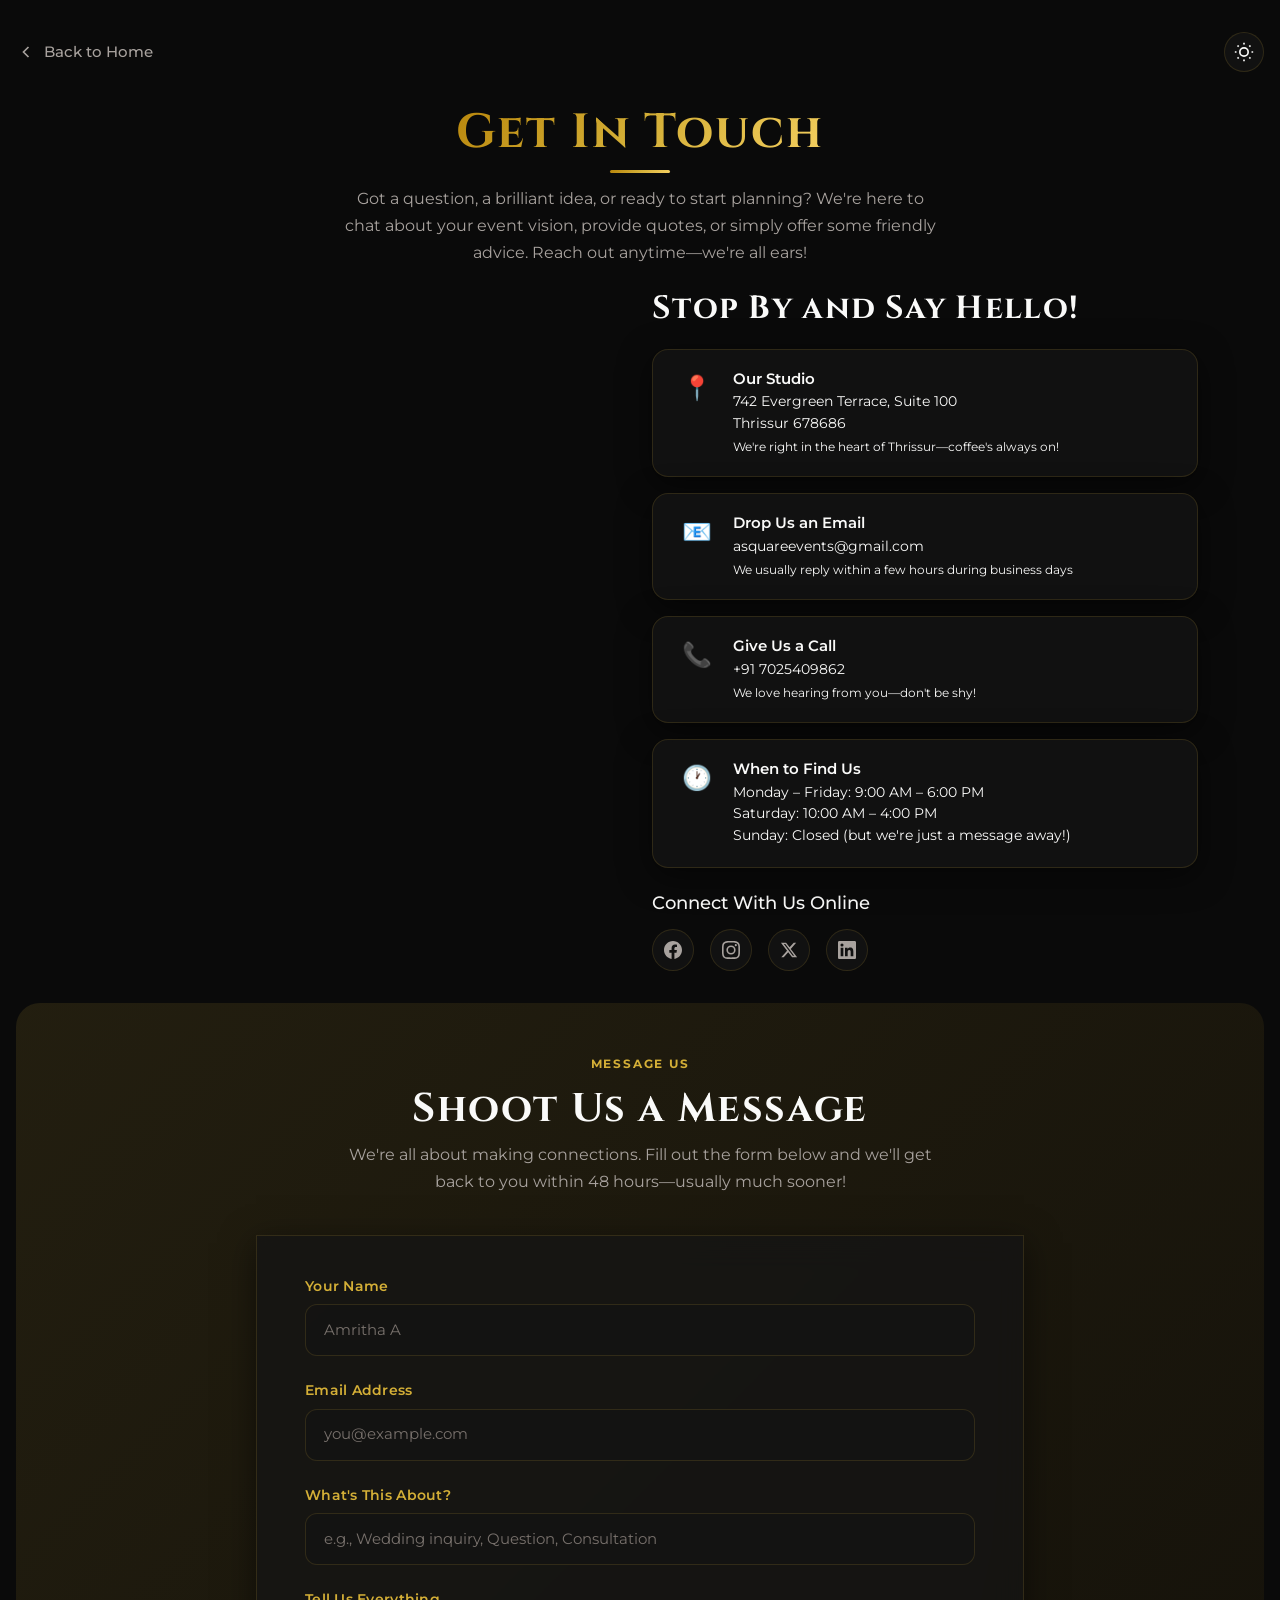
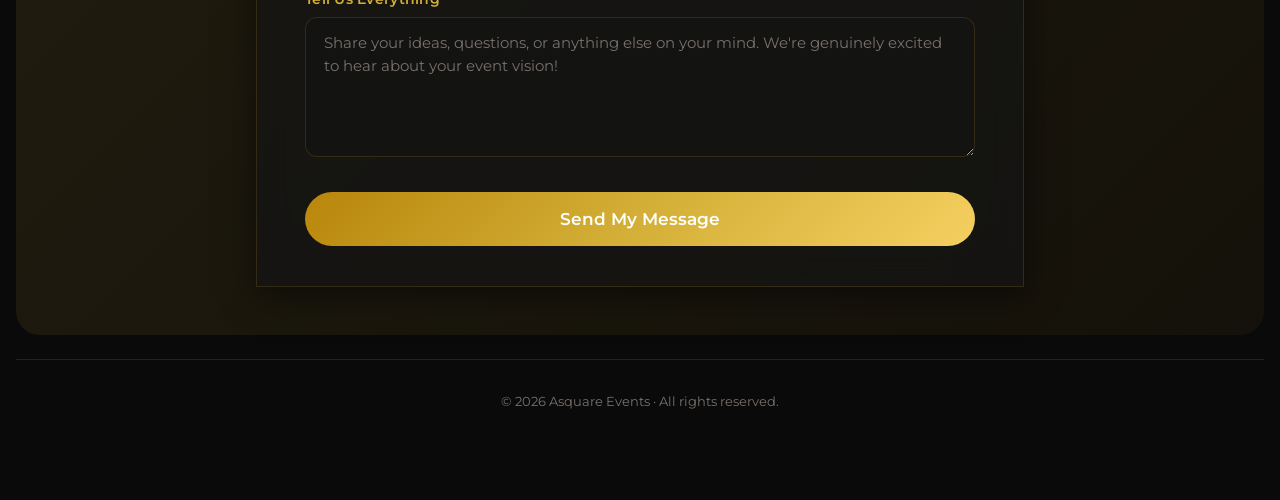
<file: contact.html>
<!DOCTYPE html>
<html lang="en">
<head>
  <meta charset="UTF-8" />
  <meta name="viewport" content="width=device-width, initial-scale=1.0" />
  <meta name="description" content="Contact Asquare Events for premium event management inquiries, consultations, and support." />
  <title>Contact Us · Asquare Events</title>
  <!-- Google Fonts -->
  <link href="https://fonts.googleapis.com/css2?family=Cinzel:wght@400;500;600;700&family=Montserrat:wght@300;400;500;600;700&display=swap" rel="stylesheet" />
  <!-- Bootstrap 5 -->
  <link href="https://cdn.jsdelivr.net/npm/bootstrap@5.3.0/dist/css/bootstrap.min.css" rel="stylesheet" />
  
  <style>
    /* ===== BASE ===== */
    body {
      font-family: 'Montserrat', system-ui, sans-serif;
      background-color: #0A0A0A;
      color: #FAFAF9;
      padding: 2rem 1rem 4rem;
    }
    
    /* ===== LIGHT MODE ===== */
    body.light-mode {
      background-color: #FAF9F6;
      color: #0A0A0A;
    }
    body.light-mode .glass-card {
      background: rgba(255, 255, 255, 0.9) !important;
    }
    body.light-mode .form-input {
      background: rgba(255, 255, 255, 0.9) !important;
      color: #0A0A0A !important;
      border-color: rgba(212, 175, 55, 0.2) !important;
    }
    body.light-mode .form-input::placeholder {
      color: #A8A29E !important;
    }
    body.light-mode .text-secondary-custom {
      color: #57534E !important;
    }
    body.light-mode .bg-gold-soft {
      background: rgba(212, 175, 55, 0.08) !important;
    }
    body.light-mode .social-icon {
      color: #57534E !important;
    }
    body.light-mode .social-icon:hover {
      color: #D4AF37 !important;
    }
    
    /* ===== FONTS ===== */
    .font-display {
      font-family: 'Cinzel', serif;
      letter-spacing: 0.04em;
    }
    
    /* ===== GOLD TEXT ===== */
    .text-gold {
      color: #D4AF37;
    }
    .text-gradient {
      background: linear-gradient(135deg, #B8860B, #D4AF37, #F5D061);
      -webkit-background-clip: text;
      -webkit-text-fill-color: transparent;
      background-clip: text;
    }
    
    /* ===== GLASS CARD ===== */
    .glass-card {
      background: rgba(20, 20, 20, 0.75);
      backdrop-filter: blur(16px);
      border: 1px solid rgba(212, 175, 55, 0.15);
      box-shadow: 0 8px 32px rgba(0,0,0,0.5);
    }
    
    /* ===== BUTTONS ===== */
    .btn-gold {
      background: linear-gradient(135deg, #B8860B, #D4AF37, #F5D061);
      color: #fff;
      border: none;
      padding: 0.75rem 2rem;
      border-radius: 9999px;
      font-weight: 600;
      transition: all 0.3s;
      display: inline-flex;
      align-items: center;
      justify-content: center;
      text-decoration: none;
      font-size: 1rem;
    }
    .btn-gold:hover {
      transform: translateY(-2px);
      box-shadow: 0 0 40px rgba(212, 175, 55, 0.2);
      color: #fff;
    }
    .btn-outline-gold {
      background: transparent;
      color: #FAFAF9;
      border: 2px solid rgba(212, 175, 55, 0.15);
      padding: 0.65rem 1.8rem;
      border-radius: 9999px;
      font-weight: 600;
      transition: all 0.3s;
      display: inline-flex;
      align-items: center;
      justify-content: center;
      text-decoration: none;
    }
    .btn-outline-gold:hover {
      border-color: #D4AF37;
      background: rgba(212, 175, 55, 0.08);
      color: #FAFAF9;
    }
    body.light-mode .btn-outline-gold {
      color: #0A0A0A;
    }
    
    /* ===== FORM INPUTS ===== */
    .form-input {
      width: 100%;
      padding: 0.85rem 1.1rem;
      background: rgba(20, 20, 20, 0.75);
      border: 1px solid rgba(212, 175, 55, 0.15);
      border-radius: 0.75rem;
      color: #FAFAF9;
      font-size: 0.95rem;
      transition: border-color 0.3s, box-shadow 0.3s;
      outline: none;
      font-family: 'Montserrat', system-ui, sans-serif;
    }
    .form-input:focus {
      border-color: #D4AF37;
      box-shadow: 0 0 0 3px rgba(212, 175, 55, 0.15);
    }
    .form-input::placeholder {
      color: #78716C;
    }
    textarea.form-input {
      resize: vertical;
      min-height: 140px;
    }
    .form-label {
      display: block;
      font-size: 0.85rem;
      font-weight: 600;
      margin-bottom: 0.5rem;
      color: #D4AF37;
      letter-spacing: 0.02em;
    }
    .form-group {
      margin-bottom: 1.5rem;
    }
    .form-group:last-of-type {
      margin-bottom: 1.75rem;
    }
    
    /* ===== THEME TOGGLE ===== */
    .theme-toggle {
      width: 40px;
      height: 40px;
      border-radius: 50%;
      display: flex;
      align-items: center;
      justify-content: center;
      background: rgba(20, 20, 20, 0.75);
      border: 1px solid rgba(212, 175, 55, 0.15);
      cursor: pointer;
      color: #FAFAF9;
      transition: all 0.3s;
    }
    .theme-toggle:hover {
      border-color: #D4AF37;
    }
    body.light-mode .theme-toggle {
      background: rgba(255, 255, 255, 0.9);
      color: #0A0A0A;
    }
    
    /* ===== BACK BUTTON ===== */
    .back-home {
      display: inline-flex;
      align-items: center;
      gap: 0.5rem;
      color: #A8A29E;
      text-decoration: none;
      font-weight: 500;
      transition: color 0.3s;
      font-size: 0.95rem;
    }
    .back-home:hover {
      color: #D4AF37;
    }
    
    /* ===== SOCIAL ICONS ===== */
    .social-icon {
      display: inline-flex;
      align-items: center;
      justify-content: center;
      width: 42px;
      height: 42px;
      border-radius: 50%;
      background: rgba(20, 20, 20, 0.75);
      border: 1px solid rgba(212, 175, 55, 0.15);
      color: #A8A29E;
      transition: all 0.3s;
      text-decoration: none;
    }
    .social-icon:hover {
      border-color: #D4AF37;
      color: #D4AF37;
      transform: translateY(-2px);
    }
    
    /* ===== UTILITIES ===== */
    .bg-gold-soft {
      background: linear-gradient(135deg, rgba(212, 175, 55, 0.12), rgba(184, 134, 11, 0.06));
      border-radius: 1.5rem;
      padding: 3rem 1.5rem;
    }
    .gold-line {
      width: 60px;
      height: 3px;
      background: linear-gradient(135deg, #B8860B, #D4AF37, #F5D061);
      margin: 0.5rem auto;
      border-radius: 4px;
    }
    .section-label {
      font-size: 0.75rem;
      font-weight: 700;
      letter-spacing: 0.15em;
      text-transform: uppercase;
      color: #D4AF37;
    }
    .section-padding {
      padding: 3rem 0;
    }
    .text-secondary-custom {
      color: #A8A29E;
    }
    
    /* ===== MAP ===== */
    .map-placeholder {
      border-radius: 1rem;
      overflow: hidden;
      height: 100%;
      min-height: 450px;
    }
    .map-placeholder iframe {
      width: 100%;
      height: 100%;
      min-height: 450px;
      border: none;
    }
    
    /* ===== CONTACT DETAILS CARDS ===== */
    .contact-detail-card {
      padding: 1.25rem 1.5rem;
      border-radius: 1rem;
      transition: transform 0.3s, box-shadow 0.3s;
    }
    .contact-detail-card:hover {
      transform: translateY(-2px);
      box-shadow: 0 8px 32px rgba(0,0,0,0.3);
    }
    .contact-detail-card .icon {
      font-size: 1.5rem;
      flex-shrink: 0;
      width: 2.5rem;
      text-align: center;
    }
    .contact-detail-card h3 {
      font-size: 0.95rem;
      font-weight: 600;
      margin-bottom: 0.2rem;
    }
    .contact-detail-card p {
      font-size: 0.9rem;
      margin: 0;
      line-height: 1.5;
    }
    .contact-detail-card .sub-text {
      font-size: 0.75rem;
      margin-top: 0.25rem;
    }

    
    /* ===== RESPONSIVE ===== */
    @media (max-width: 768px) {
      .map-placeholder {
        min-height: 300px;
      }
      .map-placeholder iframe {
        min-height: 300px;
      }
      .bg-gold-soft {
        padding: 2rem 1rem;
      }
      .contact-detail-card {
        padding: 1rem 1.25rem;
      }
    }
  </style>
</head>
<body>

<!-- ===== BACK + THEME TOGGLE ===== -->
<div class="d-flex flex-wrap align-items-center justify-content-between mb-4">
  <a href="index.html" class="back-home">
    <svg width="20" height="20" fill="none" stroke="currentColor" stroke-width="2" viewBox="0 0 24 24"><path d="M15 18l-6-6 6-6"/></svg>
    Back to Home
  </a>
  <button class="theme-toggle" onclick="toggleTheme()" aria-label="Toggle theme">
    <svg width="20" height="20" fill="none" stroke="currentColor" stroke-width="2" viewBox="0 0 24 24"><circle cx="12" cy="12" r="5"/><path d="M12 1v2M12 21v2M4.22 4.22l1.42 1.42M18.36 18.36l1.42 1.42M1 12h2M21 12h2M4.22 19.78l1.42-1.42M18.36 5.64l1.42-1.42"/></svg>
  </button>
</div>

<!-- ===== HEADING ===== -->
<div style="text-align:center; padding:0.5rem 0 1.5rem;">
  <h1 class="font-display" style="font-size:clamp(2rem, 5vw, 3rem); font-weight:700;">
    <span class="text-gradient">Get In Touch</span>
  </h1>
  <div class="gold-line"></div>
  <p style="font-size:1rem; color:#A8A29E; max-width:600px; line-height:1.7; margin:0.75rem auto 0;">
    Got a question, a brilliant idea, or ready to start planning? We're here to chat about your event vision, provide quotes, or simply offer some friendly advice. Reach out anytime—we're all ears!
  </p>
</div>

<!-- ===== MAP & CONTACT INFO ===== -->
<section style="padding:0 0 2rem 0;">
  <div class="container">
    <div class="row g-4 align-items-stretch">
      <!-- Map - left column -->
      <div class="col-lg-6">
        <div class="map-placeholder">
          <iframe
            src="https://maps.google.com/maps?q=Thrissur+Kerala&t=&z=13&ie=UTF8&iwloc=&output=embed"
            title="Asquare Events office location on Google Maps"
            loading="lazy"
            referrerpolicy="no-referrer-when-downgrade"
            allowfullscreen>
          </iframe>
        </div>
      </div>

      <!-- Contact Details - right column -->
      <div class="col-lg-6 d-flex">
        <div class="w-100">
          <h2 class="font-display" style="font-size:clamp(1.5rem, 3vw, 2rem); font-weight:700; margin-bottom:1.25rem;">Stop By and Say Hello!</h2>
          
          <div class="d-flex flex-column gap-3 mb-4">
            <!-- Address -->
            <div class="glass-card contact-detail-card d-flex gap-3 align-items-start">
              <span class="icon">📍</span>
              <div>
                <h3>Our Studio</h3>
                <p style="color: var(--text-secondary);">742 Evergreen Terrace, Suite 100<br />Thrissur 678686</p>
                <p class="sub-text" style="color: var(--text-muted);">We're right in the heart of Thrissur—coffee's always on!</p>
              </div>
            </div>

            <!-- Email -->
            <div class="glass-card contact-detail-card d-flex gap-3 align-items-start">
              <span class="icon">📧</span>
              <div>
                <h3>Drop Us an Email</h3>
                <p><a href="mailto:asquareevents@gmail.com" style="color: var(--accent-gold); text-decoration: none; transition: color 0.3s;" onmouseover="this.style.textDecoration='underline'" onmouseout="this.style.textDecoration='none'">asquareevents@gmail.com</a></p>
                <p class="sub-text" style="color: var(--text-muted);">We usually reply within a few hours during business days</p>
              </div>
            </div>

            <!-- Phone -->
            <div class="glass-card contact-detail-card d-flex gap-3 align-items-start">
              <span class="icon">📞</span>
              <div>
                <h3>Give Us a Call</h3>
                <p><a href="tel:+917025409862" style="color: var(--accent-gold); text-decoration: none; transition: color 0.3s;" onmouseover="this.style.textDecoration='underline'" onmouseout="this.style.textDecoration='none'">+91 7025409862</a></p>
                <p class="sub-text" style="color: var(--text-muted);">We love hearing from you—don't be shy!</p>
              </div>
            </div>

            <!-- Hours -->
            <div class="glass-card contact-detail-card d-flex gap-3 align-items-start">
              <span class="icon">🕐</span>
              <div>
                <h3>When to Find Us</h3>
                <p style="color: var(--text-secondary);">Monday – Friday: 9:00 AM – 6:00 PM<br />Saturday: 10:00 AM – 4:00 PM<br />Sunday: Closed (but we're just a message away!)</p>
              </div>
            </div>
          </div>

          <!-- Social Icons -->
          <h3 class="font-semibold mb-3" style="font-size:1.1rem;">Connect With Us Online</h3>
          <div class="d-flex gap-3">
            <a href="#" class="social-icon" aria-label="Facebook">
              <svg width="18" height="18" fill="currentColor" viewBox="0 0 24 24"><path d="M24 12.073c0-6.627-5.373-12-12-12s-12 5.373-12 12c0 5.99 4.388 10.954 10.125 11.854v-8.385H7.078v-3.47h3.047V9.43c0-3.007 1.792-4.669 4.533-4.669 1.312 0 2.686.235 2.686.235v2.953H15.83c-1.491 0-1.956.925-1.956 1.874v2.25h3.328l-.532 3.47h-2.796v8.385C19.612 23.027 24 18.062 24 12.073z"/></svg>
            </a>
            <a href="#" class="social-icon" aria-label="Instagram">
              <svg width="18" height="18" fill="currentColor" viewBox="0 0 24 24"><path d="M12 2.163c3.204 0 3.584.012 4.85.07 3.252.148 4.771 1.691 4.919 4.919.058 1.265.069 1.645.069 4.849 0 3.205-.012 3.584-.069 4.849-.149 3.225-1.664 4.771-4.919 4.919-1.266.058-1.644.07-4.85.07-3.204 0-3.584-.012-4.849-.07-3.26-.149-4.771-1.699-4.919-4.92-.058-1.265-.07-1.644-.07-4.849 0-3.204.013-3.583.07-4.849.149-3.227 1.664-4.771 4.919-4.919 1.266-.057 1.645-.069 4.849-.069zM12 0C8.741 0 8.333.014 7.053.072 2.695.272.273 2.69.073 7.052.014 8.333 0 8.741 0 12c0 3.259.014 3.668.072 4.948.2 4.358 2.618 6.78 6.98 6.98C8.333 23.986 8.741 24 12 24c3.259 0 3.668-.014 4.948-.072 4.354-.2 6.782-2.618 6.979-6.98.059-1.28.073-1.689.073-4.948 0-3.259-.014-3.667-.072-4.947-.196-4.354-2.617-6.78-6.979-6.98C15.668.014 15.259 0 12 0zm0 5.838a6.162 6.162 0 100 12.324 6.162 6.162 0 000-12.324zM12 16a4 4 0 110-8 4 4 0 010 8zm6.406-11.845a1.44 1.44 0 100 2.881 1.44 1.44 0 000-2.881z"/></svg>
            </a>
            <a href="#" class="social-icon" aria-label="Twitter">
              <svg width="18" height="18" fill="currentColor" viewBox="0 0 24 24"><path d="M18.244 2.25h3.308l-7.227 8.26 8.502 11.24H16.17l-5.214-6.817L4.99 21.75H1.68l7.73-8.835L1.254 2.25H8.08l4.713 6.231zm-1.161 17.52h1.833L7.084 4.126H5.117z"/></svg>
            </a>
            <a href="#" class="social-icon" aria-label="LinkedIn">
              <svg width="18" height="18" fill="currentColor" viewBox="0 0 24 24"><path d="M20.447 20.452h-3.554v-5.569c0-1.328-.027-3.037-1.852-3.037-1.853 0-2.136 1.445-2.136 2.939v5.667H9.351V9h3.414v1.561h.046c.477-.9 1.637-1.85 3.37-1.85 3.601 0 4.267 2.37 4.267 5.455v6.286zM5.337 7.433a2.062 2.062 0 01-2.063-2.065 2.064 2.064 0 114.127 0 2.063 2.063 0 01-2.063 2.065zm1.782 13.019H3.555V9h3.564v11.452zM22.225 0H1.771C.792 0 0 .774 0 1.729v20.542C0 23.227.792 24 1.771 24h20.451C23.2 24 24 23.227 24 22.271V1.729C24 .774 23.2 0 22.222 0h.003z"/></svg>
            </a>
          </div>
        </div>
      </div>
    </div>
  </div>
</section>

<!-- ===== CONTACT FORM ===== -->
<section class="bg-gold-soft">
  <div style="max-width:56rem; margin:0 auto; padding:0 1rem;">
    <div style="text-align:center; margin-bottom:2.5rem;">
      <div style="display:inline-block; font-size:0.75rem; font-weight:700; letter-spacing:0.15em; text-transform:uppercase; color:#D4AF37; margin-bottom:0.75rem;">Message Us</div>
      <h2 class="font-display" style="font-size:clamp(1.8rem, 4vw, 2.5rem); font-weight:700;">Shoot Us a Message</h2>
      <p style="font-size:1rem; color:#A8A29E; max-width:600px; line-height:1.7; margin:0.5rem auto 0;">We're all about making connections. Fill out the form below and we'll get back to you within 48 hours—usually much sooner!</p>
    </div>

    <div class="glass-card rounded-2xl p-6 p-sm-8 p-md-10" style="max-width:48rem; margin:0 auto; padding:2.5rem 3rem;">
      <form id="contact-form" novalidate>
        <div class="form-group">
          <label for="contact-name" class="form-label">Your Name</label>
          <input type="text" id="contact-name" name="name" class="form-input" placeholder="Amritha A" autocomplete="name" required />
        </div>

        <div class="form-group">
          <label for="contact-email" class="form-label">Email Address</label>
          <input type="email" id="contact-email" name="email" class="form-input" placeholder="you@example.com" autocomplete="email" required />
        </div>

        <div class="form-group">
          <label for="contact-subject" class="form-label">What's This About?</label>
          <input type="text" id="contact-subject" name="subject" class="form-input" placeholder="e.g., Wedding inquiry, Question, Consultation" required />
        </div>

        <div class="form-group">
          <label for="contact-message" class="form-label">Tell Us Everything</label>
          <textarea id="contact-message" name="message" class="form-input" placeholder="Share your ideas, questions, or anything else on your mind. We're genuinely excited to hear about your event vision!" required></textarea>
        </div>

        <button type="submit" class="btn-gold w-100 text-center" style="font-size:1.05rem; padding:0.9rem;">Send My Message</button>
      </form>
    </div>
  </div>
</section>

<!-- ===== FOOTER ===== -->
<footer style="text-align:center; padding:2rem 0 0.5rem; border-top:1px solid rgba(212,175,55,0.15); margin-top:1.5rem;">
  <p style="color:#78716C; font-size:0.8rem;">&copy; 2026 Asquare Events · All rights reserved.</p>
</footer>

<!-- Bootstrap JS -->
<script src="https://cdn.jsdelivr.net/npm/bootstrap@5.3.0/dist/js/bootstrap.bundle.min.js"></script>

<script>
  function applySavedTheme() {
    const isLight = localStorage.getItem('luxe-theme') === 'light';
    document.documentElement.classList.toggle('light', isLight);
    document.body.classList.toggle('light-mode', isLight);
  }

  function toggleTheme() {
    const nextIsLight = !document.documentElement.classList.contains('light');
    document.documentElement.classList.toggle('light', nextIsLight);
    document.body.classList.toggle('light-mode', nextIsLight);
    localStorage.setItem('luxe-theme', nextIsLight ? 'light' : 'dark');
  }

  applySavedTheme();
</script>

</body>
</html>
</file>
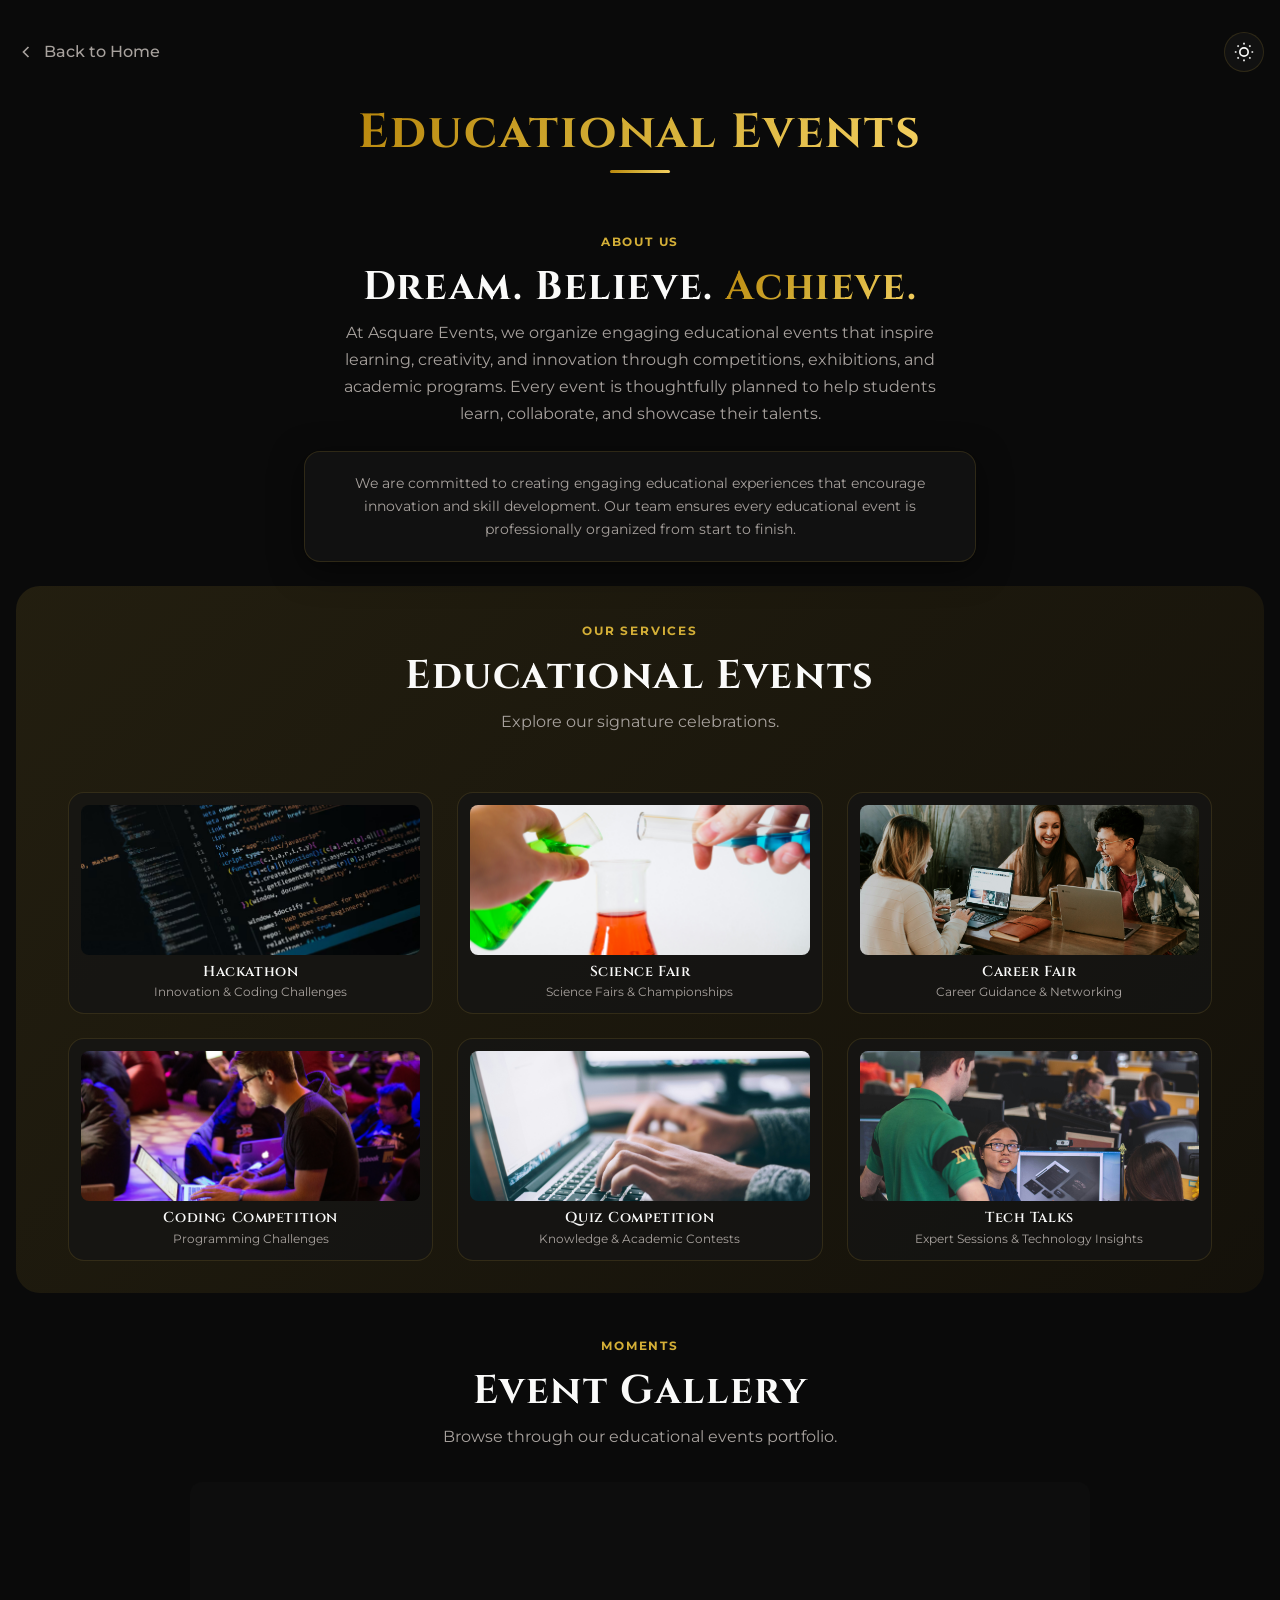
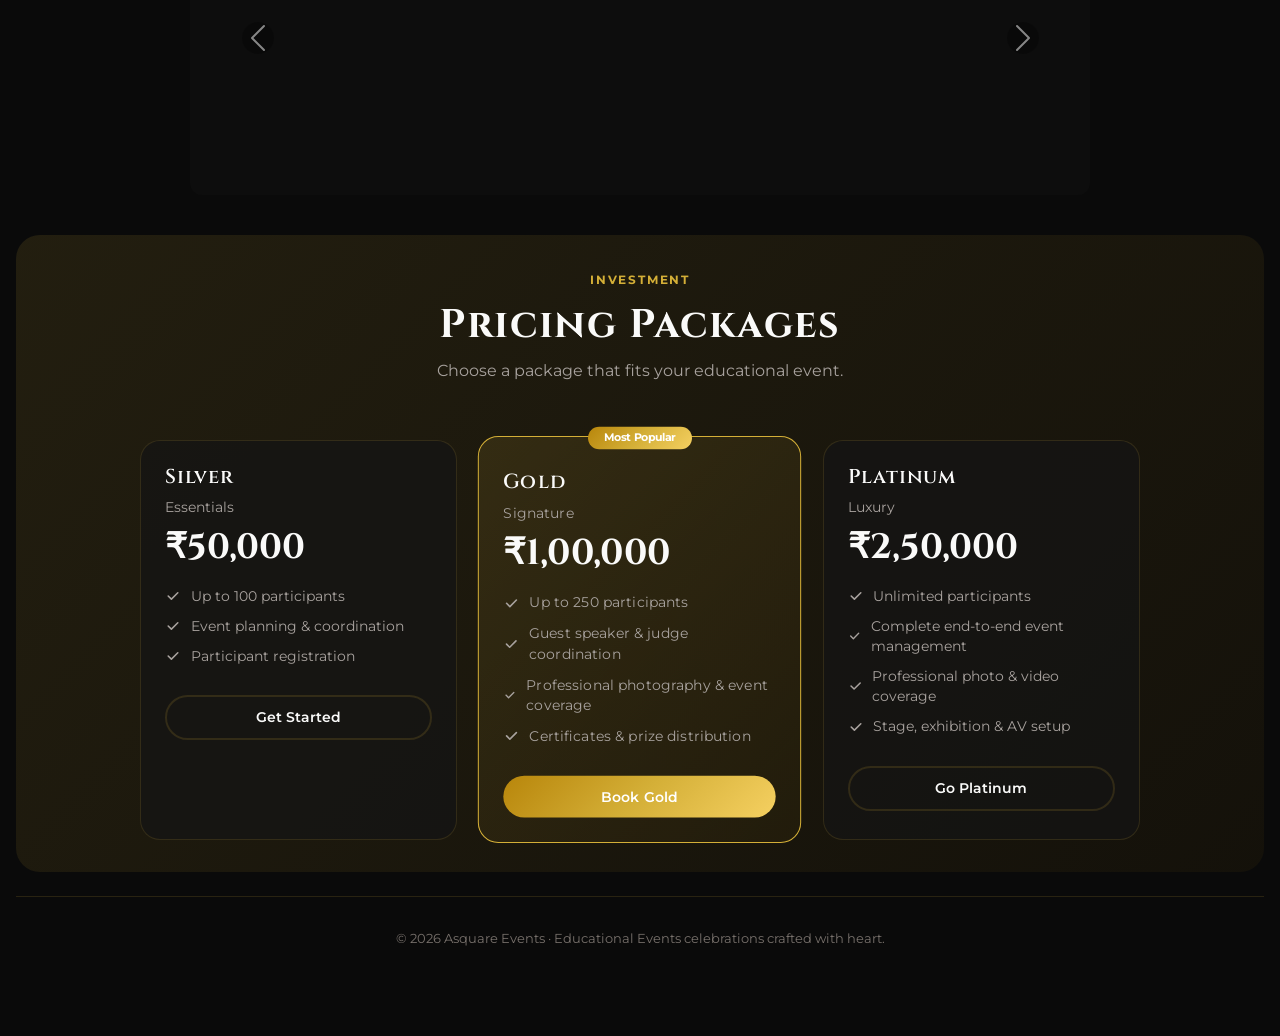
<file: educational.html>
<!DOCTYPE html>
<html lang="en">
<head>
  <meta charset="UTF-8" />
  <meta name="viewport" content="width=device-width, initial-scale=1.0" />
  <title>Educational Events · Asquare</title>
  <!-- Google Fonts -->
  <link href="https://fonts.googleapis.com/css2?family=Cinzel:wght@400;500;600;700&family=Montserrat:wght@300;400;500;600;700&display=swap" rel="stylesheet" />
  <!-- Bootstrap 5 -->
  <link href="https://cdn.jsdelivr.net/npm/bootstrap@5.3.0/dist/css/bootstrap.min.css" rel="stylesheet" />
  
  <style>
    /* Simple styles - no root variables */
    body {
      font-family: 'Montserrat', system-ui, sans-serif;
      background-color: #0A0A0A;
      color: #FAFAF9;
      padding: 2rem 1rem 4rem;
    }
    
    /* Light mode */
    body.light-mode {
      background-color: #FAF9F6;
      color: #0A0A0A;
    }
    body.light-mode .glass-card {
      background: rgba(255, 255, 255, 0.9) !important;
    }
    body.light-mode .service-card {
      background: rgba(255, 255, 255, 0.9) !important;
    }
    body.light-mode .pricing-card {
      background: rgba(255, 255, 255, 0.9) !important;
    }
    body.light-mode .text-secondary-custom {
      color: #57534E !important;
    }
    body.light-mode .bg-gold-soft {
      background: rgba(212, 175, 55, 0.08) !important;
    }
    
    /* Fonts */
    .font-display {
      font-family: 'Cinzel', serif;
      letter-spacing: 0.04em;
    }
    
    /* Gold text */
    .text-gold {
      color: #D4AF37;
    }
    .text-gradient {
      background: linear-gradient(135deg, #B8860B, #D4AF37, #F5D061);
      -webkit-background-clip: text;
      -webkit-text-fill-color: transparent;
      background-clip: text;
    }
    
    /* Glass card */
    .glass-card {
      background: rgba(20, 20, 20, 0.75);
      backdrop-filter: blur(16px);
      border: 1px solid rgba(212, 175, 55, 0.15);
      box-shadow: 0 8px 32px rgba(0,0,0,0.5);
    }
    
    /* Buttons */
    .btn-gold {
      background: linear-gradient(135deg, #B8860B, #D4AF37, #F5D061);
      color: #fff;
      border: none;
      padding: 0.65rem 1.8rem;
      border-radius: 9999px;
      font-weight: 600;
      transition: all 0.3s;
      display: inline-flex;
      align-items: center;
      justify-content: center;
      text-decoration: none;
    }
    .btn-gold:hover {
      transform: translateY(-2px);
      box-shadow: 0 0 40px rgba(212, 175, 55, 0.2);
      color: #fff;
    }
    .btn-outline-gold {
      background: transparent;
      color: #FAFAF9;
      border: 2px solid rgba(212, 175, 55, 0.15);
      padding: 0.65rem 1.8rem;
      border-radius: 9999px;
      font-weight: 600;
      transition: all 0.3s;
      display: inline-flex;
      align-items: center;
      justify-content: center;
      text-decoration: none;
    }
    .btn-outline-gold:hover {
      border-color: #D4AF37;
      background: rgba(212, 175, 55, 0.08);
      color: #FAFAF9;
    }
    body.light-mode .btn-outline-gold {
      color: #0A0A0A;
    }
    
    /* Service cards - 3 per row */
    .service-card {
      background: rgba(20, 20, 20, 0.75);
      border: 1px solid rgba(212, 175, 55, 0.15);
      border-radius: 1rem;
      padding: 0.75rem;
      text-align: center;
      transition: transform 0.3s, box-shadow 0.3s;
      height: 100%;
    }
    .service-card:hover {
      transform: translateY(-4px);
      box-shadow: 0 0 40px rgba(212, 175, 55, 0.2);
    }
    .service-card img {
      width: 100%;
      height: 150px;
      object-fit: cover;
      border-radius: 0.5rem;
      margin-bottom: 0.5rem;
    }
    .service-card h5 {
      font-size: 0.9rem;
      font-weight: 600;
      margin-bottom: 0.2rem;
      font-family: 'Cinzel', serif;
    }
    .service-card p {
      font-size: 0.75rem;
      color: #A8A29E;
      margin-bottom: 0;
    }
    
    /* Pricing cards */
    .pricing-card {
      padding: 1.5rem;
      border-radius: 1.25rem;
      background: rgba(20, 20, 20, 0.75);
      border: 1px solid rgba(212, 175, 55, 0.15);
      transition: transform 0.4s, box-shadow 0.4s;
      height: 100%;
      position: relative;
    }
    .pricing-card:hover {
      transform: translateY(-6px);
      box-shadow: 0 8px 32px rgba(0,0,0,0.5);
    }
    .pricing-card.featured {
      border-color: #D4AF37;
      background: linear-gradient(135deg, rgba(212, 175, 55, 0.12), rgba(184, 134, 11, 0.06));
      transform: scale(1.02);
    }
    .pricing-card.featured:hover {
      transform: scale(1.02) translateY(-6px);
      box-shadow: 0 0 40px rgba(212, 175, 55, 0.2);
    }
    .pricing-badge {
      position: absolute;
      top: -10px;
      left: 50%;
      transform: translateX(-50%);
      padding: 0.2rem 1rem;
      background: linear-gradient(135deg, #B8860B, #D4AF37, #F5D061);
      color: #fff;
      font-size: 0.65rem;
      font-weight: 700;
      border-radius: 9999px;
    }
    .pricing-price {
      font-family: 'Cinzel', serif;
      font-size: 2.2rem;
      font-weight: 700;
      line-height: 1;
    }
    .pricing-features {
      list-style: none;
      padding: 0;
      margin-bottom: 1.5rem;
    }
    .pricing-features li {
      display: flex;
      align-items: center;
      gap: 0.6rem;
      padding: 0.3rem 0;
      color: #A8A29E;
      font-size: 0.85rem;
    }
    body.light-mode .pricing-features li {
      color: #57534E;
    }
    
    /* Gallery */
    .gallery-slide {
      display: grid;
      grid-template-columns: repeat(3, 1fr);
      gap: 0.75rem;
      padding: 0.5rem;
    }
    .gallery-item {
      aspect-ratio: 1;
      border-radius: 0.75rem;
      overflow: hidden;
      position: relative;
      cursor: pointer;
    }
    .gallery-item img {
      width: 100%;
      height: 100%;
      object-fit: cover;
      transition: transform 0.5s;
    }
    .gallery-item:hover img {
      transform: scale(1.05);
    }
    .gallery-overlay {
      position: absolute;
      inset: 0;
      background: linear-gradient(to top, rgba(10, 10, 10, 0.85) 0%, transparent 60%);
      display: flex;
      flex-direction: column;
      justify-content: flex-end;
      padding: 0.75rem;
      opacity: 0;
      transition: opacity 0.4s;
    }
    .gallery-item:hover .gallery-overlay {
      opacity: 1;
    }
    .gallery-category {
      font-size: 0.6rem;
      font-weight: 700;
      letter-spacing: 0.1em;
      text-transform: uppercase;
      color: #D4AF37;
    }
    
    /* Theme toggle */
    .theme-toggle {
      width: 40px;
      height: 40px;
      border-radius: 50%;
      display: flex;
      align-items: center;
      justify-content: center;
      background: rgba(20, 20, 20, 0.75);
      border: 1px solid rgba(212, 175, 55, 0.15);
      cursor: pointer;
      color: #FAFAF9;
      transition: all 0.3s;
    }
    .theme-toggle:hover {
      border-color: #D4AF37;
    }
    body.light-mode .theme-toggle {
      background: rgba(255, 255, 255, 0.9);
      color: #0A0A0A;
    }
    
    /* Back button */
    .back-home {
      display: inline-flex;
      align-items: center;
      gap: 0.5rem;
      color: #A8A29E;
      text-decoration: none;
      font-weight: 500;
      transition: color 0.3s;
    }
    .back-home:hover {
      color: #D4AF37;
    }
    
    /* Utilities */
    .bg-gold-soft {
      background: linear-gradient(135deg, rgba(212, 175, 55, 0.12), rgba(184, 134, 11, 0.06));
      border-radius: 1.5rem;
      padding: 2rem 1.5rem;
    }
    .gold-line {
      width: 60px;
      height: 3px;
      background: linear-gradient(135deg, #B8860B, #D4AF37, #F5D061);
      margin: 0.5rem auto;
      border-radius: 4px;
    }
    .section-label {
      font-size: 0.75rem;
      font-weight: 700;
      letter-spacing: 0.15em;
      text-transform: uppercase;
      color: #D4AF37;
    }
    .text-secondary-custom {
      color: #A8A29E;
    }
    
    /* Carousel */
    .carousel-inner {
      padding: 0.5rem;
      background: rgba(20, 20, 20, 0.3);
      border-radius: 0.75rem;
    }
    .carousel-control-prev-icon,
    .carousel-control-next-icon {
      background-color: rgba(0,0,0,0.5);
      border-radius: 50%;
      padding: 1rem;
    }
    
    @media (max-width: 768px) {
      .gallery-slide {
        grid-template-columns: repeat(2, 1fr);
      }
      .pricing-card.featured {
        transform: scale(1);
      }
      .pricing-card.featured:hover {
        transform: translateY(-6px);
      }
      .service-card img {
        height: 120px;
      }
    }
  </style>
</head>
<body>

<!-- ===== BACK + THEME TOGGLE ===== -->
<div class="d-flex flex-wrap align-items-center justify-content-between mb-4">
  <a href="#" class="back-home" onclick="history.back(); return false;">
    <svg width="20" height="20" fill="none" stroke="currentColor" stroke-width="2" viewBox="0 0 24 24"><path d="M15 18l-6-6 6-6"/></svg>
    Back to Home
  </a>
  <button class="theme-toggle" onclick="toggleTheme()" aria-label="Toggle theme">
    <svg width="20" height="20" fill="none" stroke="currentColor" stroke-width="2" viewBox="0 0 24 24"><circle cx="12" cy="12" r="5"/><path d="M12 1v2M12 21v2M4.22 4.22l1.42 1.42M18.36 18.36l1.42 1.42M1 12h2M21 12h2M4.22 19.78l1.42-1.42M18.36 5.64l1.42-1.42"/></svg>
  </button>
</div>

<!-- ===== HEADING ===== -->
<div style="text-align:center; padding:0.5rem 0 1rem;">
  <h1 class="font-display" style="font-size:clamp(2rem, 5vw, 3rem); font-weight:700;">
    <span class="text-gradient">Educational Events</span>
  </h1>
  <div class="gold-line"></div>
</div>

<!-- ===== ABOUT ===== -->
<section style="padding:2rem 0 1rem;">
  <div style="max-width:56rem; margin:0 auto; text-align:center;">
    <div style="display:inline-block; font-size:0.75rem; font-weight:700; letter-spacing:0.15em; text-transform:uppercase; color:#D4AF37; margin-bottom:0.75rem;">About Us</div>
    <h2 class="font-display" style="font-size:clamp(1.8rem, 4vw, 2.5rem); font-weight:700;">Dream. Believe. <span class="text-gradient">Achieve.</span></h2>
    <p style="font-size:1rem; color:#A8A29E; max-width:600px; line-height:1.7; margin:0 auto;">
At Asquare Events, we organize engaging educational events that inspire learning, creativity, and innovation through competitions, exhibitions, and academic programs.
Every event is thoughtfully planned to help students learn, collaborate, and showcase their talents.


    <div class="glass-card" style="padding:1.25rem; margin-top:1.5rem; max-width:42rem; margin-left:auto; margin-right:auto; border-radius:1rem;">
      <p style="font-size:0.9rem; line-height:1.6; color:#A8A29E; margin:0;">
We are committed to creating engaging educational experiences that encourage innovation and skill development.
Our team ensures every educational event is professionally organized from start to finish.


      </p>
    </div>
  </div>
</section>

<!-- ===== SERVICES ===== -->
<section class="bg-gold-soft" style="margin:0.5rem 0;">
  <div style="max-width:80rem; margin:0 auto; padding:0 1rem;">

    <div style="text-align:center; margin-bottom:2rem;">
      <div style="display:inline-block; font-size:0.75rem; font-weight:700; letter-spacing:0.15em; text-transform:uppercase; color:#D4AF37; margin-bottom:0.75rem;">
        Our Services
      </div>

      <h2 class="font-display" style="font-size:clamp(1.8rem, 4vw, 2.5rem); font-weight:700;">
        Educational Events
      </h2>

      <p style="font-size:1rem; color:#A8A29E; max-width:600px; line-height:1.7; margin:0 auto;">
        Explore our signature celebrations.
      </p>
    </div>


    <!-- 3 Cards Per Row -->
    <div class="row g-4 justify-content-center" style="max-width:1200px; margin:0 auto;">

      <div class="col-6 col-md-4">
        <div class="service-card">
          <img src="images/hackathon.jpg" alt="Hackathon" loading="lazy">
          <h5 class="font-display">Hackathon</h5>
          <p>Innovation & Coding Challenges</p>
        </div>
      </div>


      <div class="col-6 col-md-4">
        <div class="service-card">
          <img src="images/sciencefair.jpg" alt="Science Fair" loading="lazy">
          <h5 class="font-display">Science Fair</h5>
          <p>Science Fairs & Championships</p>
        </div>
      </div>


      <div class="col-6 col-md-4">
        <div class="service-card">
          <img src="images/career.jpg" alt="Career Fair" loading="lazy">
          <h5 class="font-display">Career Fair</h5>
          <p>Career Guidance & Networking</p>
        </div>
      </div>


      <div class="col-6 col-md-4">
        <div class="service-card">
          <img src="images/coding.jpg" alt="Coding Competition" loading="lazy">
          <h5 class="font-display">Coding Competition</h5>
          <p>Programming Challenges</p>
        </div>
      </div>


      <div class="col-6 col-md-4">
        <div class="service-card">
          <img src="images/quiz.jpg" alt="Quiz Competition" loading="lazy">
          <h5 class="font-display">Quiz Competition</h5>
          <p>Knowledge & Academic Contests</p>
        </div>
      </div>


      <div class="col-6 col-md-4">
        <div class="service-card">
          <img src="images/techtalk.jpg" alt="Tech Talks" loading="lazy">
          <h5 class="font-display">Tech Talks</h5>
          <p>Expert Sessions & Technology Insights</p>
        </div>
      </div>

    </div>

  </div>
</section>

<!-- ===== GALLERY CAROUSEL ===== -->
<section style="padding:2rem 0;">
  <div style="max-width:80rem; margin:0 auto; padding:0 1rem;">
    <div style="text-align:center; margin-bottom:2rem;">
      <div style="display:inline-block; font-size:0.75rem; font-weight:700; letter-spacing:0.15em; text-transform:uppercase; color:#D4AF37; margin-bottom:0.75rem;">Moments</div>
      <h2 class="font-display" style="font-size:clamp(1.8rem, 4vw, 2.5rem); font-weight:700;">Event Gallery</h2>
      <p style="font-size:1rem; color:#A8A29E; max-width:600px; line-height:1.7; margin:0 auto;">Browse through our educational events portfolio.</p>
    </div>

    <div style="max-width:900px; margin:0 auto;">
      <div id="galleryCarousel" class="carousel slide" data-bs-ride="carousel">
        <div class="carousel-inner">
          <!-- Slide 1 -->
          <div class="carousel-item active">
            <div class="gallery-slide">
              <div class="gallery-item">
                <img src="images/hackathon1.jpg" alt="Wedding" loading="lazy" />
                <div class="gallery-overlay">
                  <span class="gallery-category">Hackathon</span>
                </div>
              </div>
              <div class="gallery-item">
                <img src="images/hackathon2.jpg" alt="Engagement" loading="lazy" />
                <div class="gallery-overlay">
                  <span class="gallery-category">Quiz Competition</span>
                </div>
              </div>
              <div class="gallery-item">
                <img src="images/careerfair1.jpg" alt="Birthday" loading="lazy" />
                <div class="gallery-overlay">
                  <span class="gallery-category">Career Fair</span>
                </div>
              </div>
            </div>
          </div>
          <!-- Slide 2 -->
          <div class="carousel-item">
            <div class="gallery-slide">
              <div class="gallery-item">
                <img src="./images/codingcomp1.jpg" alt="Anniversary" loading="lazy" />
                <div class="gallery-overlay">
                  <span class="gallery-category">Coding Competition</span>
                </div>
              </div>
              <div class="gallery-item">
                <img src="./images/sciencefair1.jpg" alt="Baby Shower" loading="lazy" />
                <div class="gallery-overlay">
                  <span class="gallery-category">Science Fair</span>
                </div>
              </div>
              <div class="gallery-item">
                <img src="./images/techtalk1.jpg" alt="Naming" loading="lazy" />
                <div class="gallery-overlay">
                  <span class="gallery-category">Tech Talks</span>
                </div>
              </div>
            </div>
          </div>
          <!-- Slide 3 -->
 
        <button class="carousel-control-prev" type="button" data-bs-target="#galleryCarousel" data-bs-slide="prev">
          <span class="carousel-control-prev-icon" aria-hidden="true"></span>
          <span class="visually-hidden">Previous</span>
        </button>
        <button class="carousel-control-next" type="button" data-bs-target="#galleryCarousel" data-bs-slide="next">
          <span class="carousel-control-next-icon" aria-hidden="true"></span>
          <span class="visually-hidden">Next</span>
        </button>
      </div>
    </div>
  </div>
</section>
</div>


<!-- ===== PRICING ===== -->
<section class="bg-gold-soft" style="margin:0.5rem 0;">
  <div style="max-width:80rem; margin:0 auto; padding:0 1rem;">
    <div style="text-align:center; margin-bottom:2rem;">
      <div style="display:inline-block; font-size:0.75rem; font-weight:700; letter-spacing:0.15em; text-transform:uppercase; color:#D4AF37; margin-bottom:0.75rem;">Investment</div>
      <h2 class="font-display" style="font-size:clamp(1.8rem, 4vw, 2.5rem); font-weight:700;">Pricing Packages</h2>
      <p style="font-size:1rem; color:#A8A29E; max-width:600px; line-height:1.7; margin:0 auto;">Choose a package that fits your educational event.</p>
    </div>

    <div class="row g-4 justify-content-center" style="max-width:64rem; margin:0 auto;">
      <!-- Silver -->
      <div class="col-md-6 col-lg-4">
        <div class="pricing-card">
          <h3 class="font-display" style="font-size:1.25rem; font-weight:600;">Silver</h3>
          <p style="font-size:0.85rem; margin-bottom:0.75rem; color:#A8A29E;">Essentials</p>
          <div class="pricing-price" style="margin-bottom:1rem;">₹50,000</div>
          <ul class="pricing-features">
            <li><svg width="16" height="16" fill="currentColor" viewBox="0 0 20 20"><path fill-rule="evenodd" d="M16.707 5.293a1 1 0 010 1.414l-8 8a1 1 0 01-1.414 0l-4-4a1 1 0 011.414-1.414L8 12.586l7.293-7.293a1 1 0 011.414 0z" clip-rule="evenodd"/></svg> Up to 100 participants</li>
            <li><svg width="16" height="16" fill="currentColor" viewBox="0 0 20 20"><path fill-rule="evenodd" d="M16.707 5.293a1 1 0 010 1.414l-8 8a1 1 0 01-1.414 0l-4-4a1 1 0 011.414-1.414L8 12.586l7.293-7.293a1 1 0 011.414 0z" clip-rule="evenodd"/></svg>Event planning & coordination</li>
            <li><svg width="16" height="16" fill="currentColor" viewBox="0 0 20 20"><path fill-rule="evenodd" d="M16.707 5.293a1 1 0 010 1.414l-8 8a1 1 0 01-1.414 0l-4-4a1 1 0 011.414-1.414L8 12.586l7.293-7.293a1 1 0 011.414 0z" clip-rule="evenodd"/></svg> Participant registration</li>
          </ul>
          <a href="booking.html" class="btn-outline-gold" style="width:100%; justify-content:center; font-size:0.85rem;">Get Started</a>
        </div>
      </div>

      <!-- Gold - Featured -->
      <div class="col-md-6 col-lg-4">
        <div class="pricing-card featured">
          <div class="pricing-badge">Most Popular</div>
          <h3 class="font-display" style="font-size:1.25rem; font-weight:600; margin-top:0.5rem;">Gold</h3>
          <p style="font-size:0.85rem; margin-bottom:0.75rem; color:#A8A29E;">Signature</p>
          <div class="pricing-price" style="margin-bottom:1rem;">₹1,00,000</div>
          <ul class="pricing-features">
            <li><svg width="16" height="16" fill="currentColor" viewBox="0 0 20 20"><path fill-rule="evenodd" d="M16.707 5.293a1 1 0 010 1.414l-8 8a1 1 0 01-1.414 0l-4-4a1 1 0 011.414-1.414L8 12.586l7.293-7.293a1 1 0 011.414 0z" clip-rule="evenodd"/></svg> Up to 250 participants</li>
            <li><svg width="16" height="16" fill="currentColor" viewBox="0 0 20 20"><path fill-rule="evenodd" d="M16.707 5.293a1 1 0 010 1.414l-8 8a1 1 0 01-1.414 0l-4-4a1 1 0 011.414-1.414L8 12.586l7.293-7.293a1 1 0 011.414 0z" clip-rule="evenodd"/></svg>Guest speaker & judge coordination</li>
            <li><svg width="16" height="16" fill="currentColor" viewBox="0 0 20 20"><path fill-rule="evenodd" d="M16.707 5.293a1 1 0 010 1.414l-8 8a1 1 0 01-1.414 0l-4-4a1 1 0 011.414-1.414L8 12.586l7.293-7.293a1 1 0 011.414 0z" clip-rule="evenodd"/></svg>Professional photography & event coverage</li>
            <li><svg width="16" height="16" fill="currentColor" viewBox="0 0 20 20"><path fill-rule="evenodd" d="M16.707 5.293a1 1 0 010 1.414l-8 8a1 1 0 01-1.414 0l-4-4a1 1 0 011.414-1.414L8 12.586l7.293-7.293a1 1 0 011.414 0z" clip-rule="evenodd"/></svg>Certificates & prize distribution</li>
          </ul>
          <a href="booking.html" class="btn-gold" style="width:100%; justify-content:center; font-size:0.85rem;">Book Gold</a>
        </div>
      </div>

      <!-- Platinum -->
      <div class="col-md-6 col-lg-4">
        <div class="pricing-card">
          <h3 class="font-display" style="font-size:1.25rem; font-weight:600;">Platinum</h3>
          <p style="font-size:0.85rem; margin-bottom:0.75rem; color:#A8A29E;">Luxury</p>
          <div class="pricing-price" style="margin-bottom:1rem;">₹2,50,000</div>
          <ul class="pricing-features">
            <li><svg width="16" height="16" fill="currentColor" viewBox="0 0 20 20"><path fill-rule="evenodd" d="M16.707 5.293a1 1 0 010 1.414l-8 8a1 1 0 01-1.414 0l-4-4a1 1 0 011.414-1.414L8 12.586l7.293-7.293a1 1 0 011.414 0z" clip-rule="evenodd"/></svg> Unlimited participants</li>
            <li><svg width="16" height="16" fill="currentColor" viewBox="0 0 20 20"><path fill-rule="evenodd" d="M16.707 5.293a1 1 0 010 1.414l-8 8a1 1 0 01-1.414 0l-4-4a1 1 0 011.414-1.414L8 12.586l7.293-7.293a1 1 0 011.414 0z" clip-rule="evenodd"/></svg>Complete end-to-end event management</li>
            <li><svg width="16" height="16" fill="currentColor" viewBox="0 0 20 20"><path fill-rule="evenodd" d="M16.707 5.293a1 1 0 010 1.414l-8 8a1 1 0 01-1.414 0l-4-4a1 1 0 011.414-1.414L8 12.586l7.293-7.293a1 1 0 011.414 0z" clip-rule="evenodd"/></svg> Professional photo & video coverage</li>
            <li><svg width="16" height="16" fill="currentColor" viewBox="0 0 20 20"><path fill-rule="evenodd" d="M16.707 5.293a1 1 0 010 1.414l-8 8a1 1 0 01-1.414 0l-4-4a1 1 0 011.414-1.414L8 12.586l7.293-7.293a1 1 0 011.414 0z" clip-rule="evenodd"/></svg>Stage, exhibition & AV setup</li>
          </ul>
          <a href="booking.html" class="btn-outline-gold" style="width:100%; justify-content:center; font-size:0.85rem;">Go Platinum</a>
        </div>
      </div>
    </div>
  </div>
</section>

<!-- ===== FOOTER ===== -->
<footer style="text-align:center; padding:2rem 0 0.5rem; border-top:1px solid rgba(212,175,55,0.15); margin-top:1.5rem;">
  <p style="color:#78716C; font-size:0.8rem;">&copy; 2026 Asquare Events · Educational Events celebrations crafted with heart.</p>
</footer>

<!-- Bootstrap JS -->
<script src="https://cdn.jsdelivr.net/npm/bootstrap@5.3.0/dist/js/bootstrap.bundle.min.js"></script>

<script>
  function applySavedTheme() {
    const isLight = localStorage.getItem('luxe-theme') === 'light';
    document.documentElement.classList.toggle('light', isLight);
    document.body.classList.toggle('light-mode', isLight);
  }

  function toggleTheme() {
    const nextIsLight = !document.documentElement.classList.contains('light');
    document.documentElement.classList.toggle('light', nextIsLight);
    document.body.classList.toggle('light-mode', nextIsLight);
    localStorage.setItem('luxe-theme', nextIsLight ? 'light' : 'dark');
  }

  applySavedTheme();
</script>

</body>
</html>
</file>
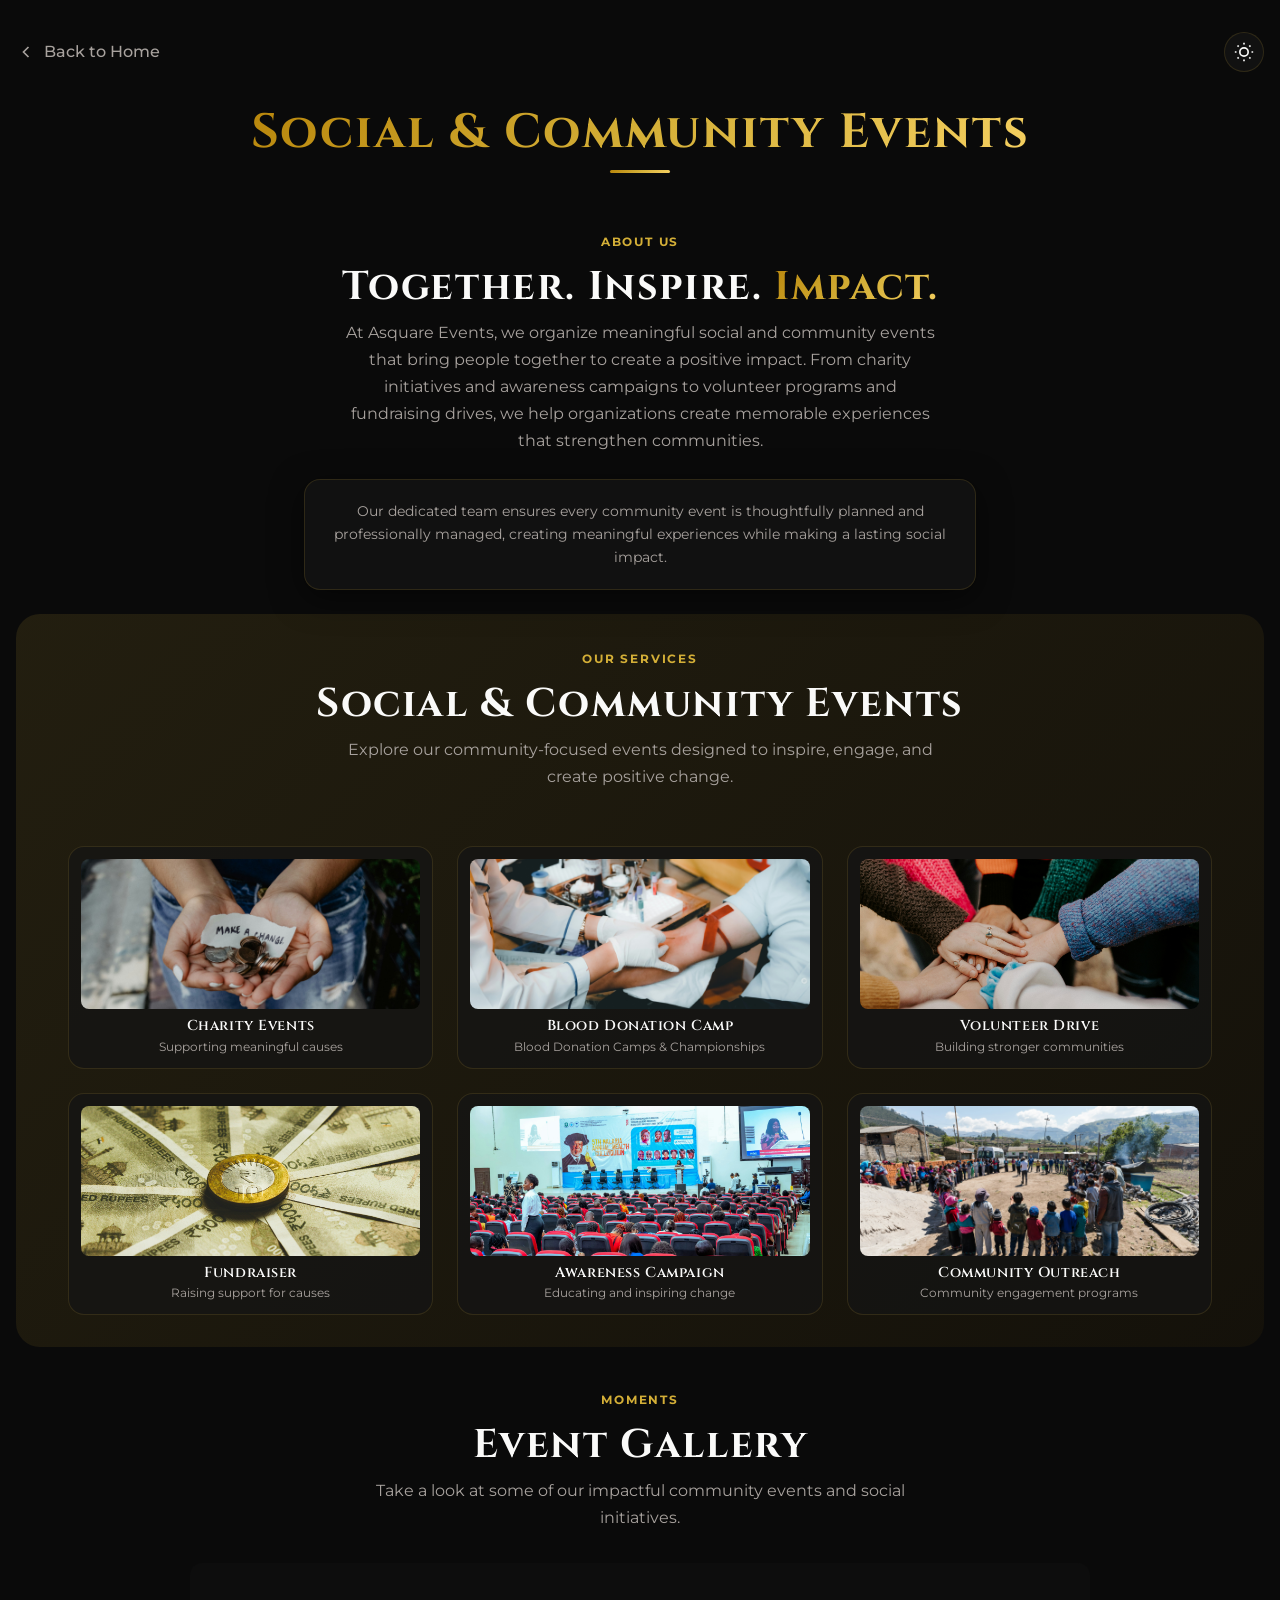
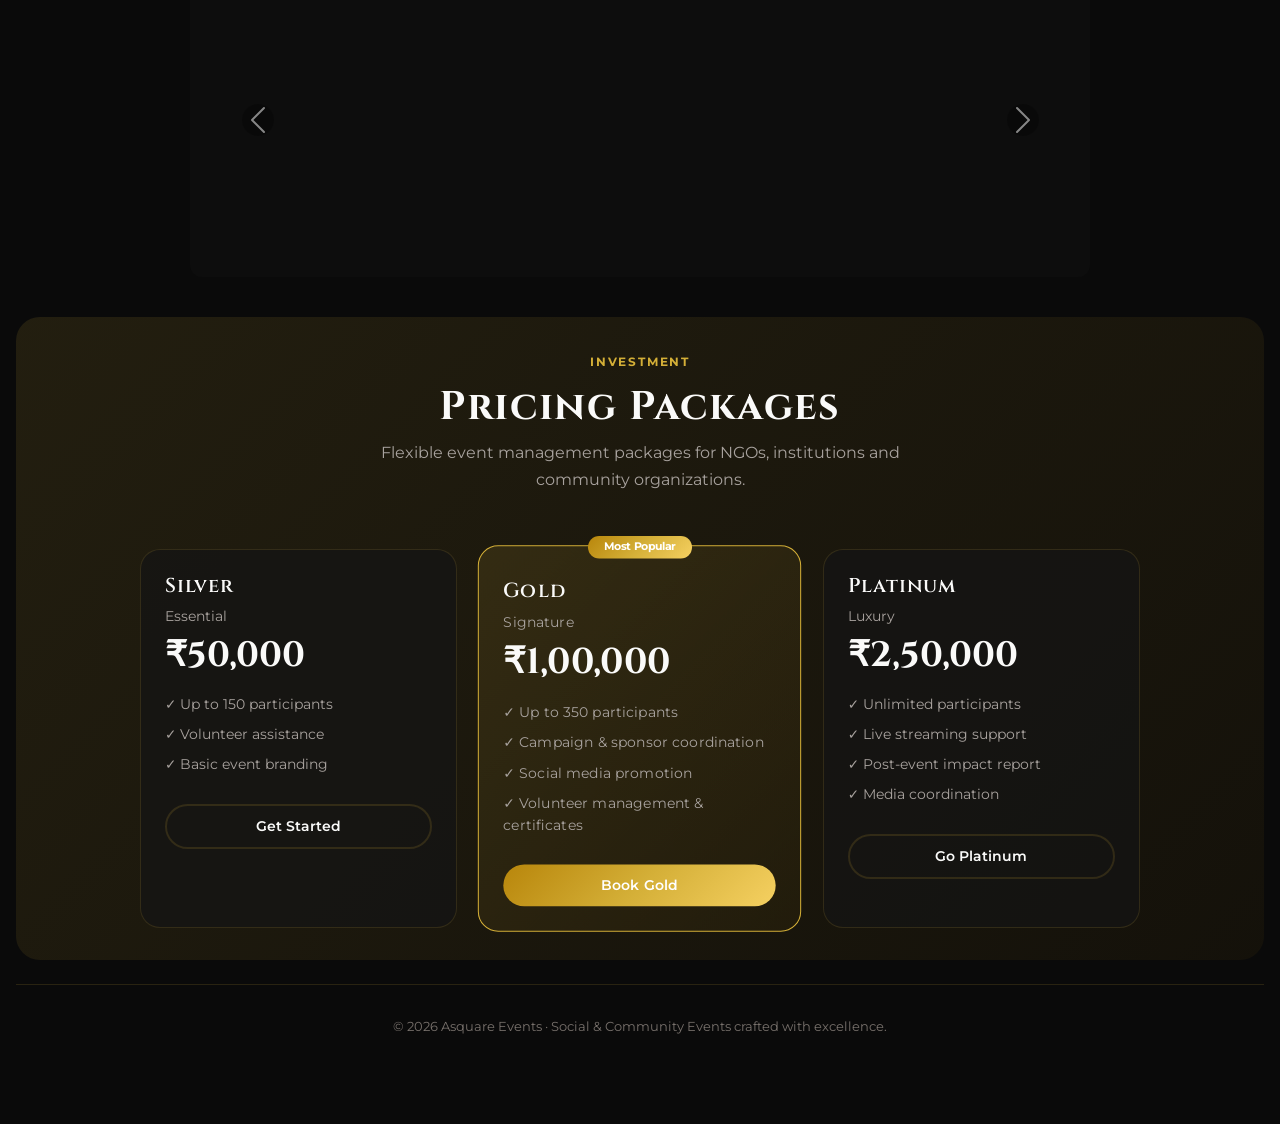
<file: social.html>
<!DOCTYPE html>
<html lang="en">
<head>
  <meta charset="UTF-8" />
  <meta name="viewport" content="width=device-width, initial-scale=1.0" />
  <title>Social & Community Events · Asquare</title>
  <!-- Google Fonts -->
  <link href="https://fonts.googleapis.com/css2?family=Cinzel:wght@400;500;600;700&family=Montserrat:wght@300;400;500;600;700&display=swap" rel="stylesheet" />
  <!-- Bootstrap 5 -->
  <link href="https://cdn.jsdelivr.net/npm/bootstrap@5.3.0/dist/css/bootstrap.min.css" rel="stylesheet" />
  
  <style>
    /* Simple styles - no root variables */
    body {
      font-family: 'Montserrat', system-ui, sans-serif;
      background-color: #0A0A0A;
      color: #FAFAF9;
      padding: 2rem 1rem 4rem;
    }
    
    /* Light mode */
    body.light-mode {
      background-color: #FAF9F6;
      color: #0A0A0A;
    }
    body.light-mode .glass-card {
      background: rgba(255, 255, 255, 0.9) !important;
    }
    body.light-mode .service-card {
      background: rgba(255, 255, 255, 0.9) !important;
    }
    body.light-mode .pricing-card {
      background: rgba(255, 255, 255, 0.9) !important;
    }
    body.light-mode .text-secondary-custom {
      color: #57534E !important;
    }
    body.light-mode .bg-gold-soft {
      background: rgba(212, 175, 55, 0.08) !important;
    }
    
    /* Fonts */
    .font-display {
      font-family: 'Cinzel', serif;
      letter-spacing: 0.04em;
    }
    
    /* Gold text */
    .text-gold {
      color: #D4AF37;
    }
    .text-gradient {
      background: linear-gradient(135deg, #B8860B, #D4AF37, #F5D061);
      -webkit-background-clip: text;
      -webkit-text-fill-color: transparent;
      background-clip: text;
    }
    
    /* Glass card */
    .glass-card {
      background: rgba(20, 20, 20, 0.75);
      backdrop-filter: blur(16px);
      border: 1px solid rgba(212, 175, 55, 0.15);
      box-shadow: 0 8px 32px rgba(0,0,0,0.5);
    }
    
    /* Buttons */
    .btn-gold {
      background: linear-gradient(135deg, #B8860B, #D4AF37, #F5D061);
      color: #fff;
      border: none;
      padding: 0.65rem 1.8rem;
      border-radius: 9999px;
      font-weight: 600;
      transition: all 0.3s;
      display: inline-flex;
      align-items: center;
      justify-content: center;
      text-decoration: none;
    }
    .btn-gold:hover {
      transform: translateY(-2px);
      box-shadow: 0 0 40px rgba(212, 175, 55, 0.2);
      color: #fff;
    }
    .btn-outline-gold {
      background: transparent;
      color: #FAFAF9;
      border: 2px solid rgba(212, 175, 55, 0.15);
      padding: 0.65rem 1.8rem;
      border-radius: 9999px;
      font-weight: 600;
      transition: all 0.3s;
      display: inline-flex;
      align-items: center;
      justify-content: center;
      text-decoration: none;
    }
    .btn-outline-gold:hover {
      border-color: #D4AF37;
      background: rgba(212, 175, 55, 0.08);
      color: #FAFAF9;
    }
    body.light-mode .btn-outline-gold {
      color: #0A0A0A;
    }
    
    /* Service cards - 3 per row */
    .service-card {
      background: rgba(20, 20, 20, 0.75);
      border: 1px solid rgba(212, 175, 55, 0.15);
      border-radius: 1rem;
      padding: 0.75rem;
      text-align: center;
      transition: transform 0.3s, box-shadow 0.3s;
      height: 100%;
    }
    .service-card:hover {
      transform: translateY(-4px);
      box-shadow: 0 0 40px rgba(212, 175, 55, 0.2);
    }
    .service-card img {
      width: 100%;
      height: 150px;
      object-fit: cover;
      border-radius: 0.5rem;
      margin-bottom: 0.5rem;
    }
    .service-card h5 {
      font-size: 0.9rem;
      font-weight: 600;
      margin-bottom: 0.2rem;
      font-family: 'Cinzel', serif;
    }
    .service-card p {
      font-size: 0.75rem;
      color: #A8A29E;
      margin-bottom: 0;
    }
    
    /* Pricing cards */
    .pricing-card {
      padding: 1.5rem;
      border-radius: 1.25rem;
      background: rgba(20, 20, 20, 0.75);
      border: 1px solid rgba(212, 175, 55, 0.15);
      transition: transform 0.4s, box-shadow 0.4s;
      height: 100%;
      position: relative;
    }
    .pricing-card:hover {
      transform: translateY(-6px);
      box-shadow: 0 8px 32px rgba(0,0,0,0.5);
    }
    .pricing-card.featured {
      border-color: #D4AF37;
      background: linear-gradient(135deg, rgba(212, 175, 55, 0.12), rgba(184, 134, 11, 0.06));
      transform: scale(1.02);
    }
    .pricing-card.featured:hover {
      transform: scale(1.02) translateY(-6px);
      box-shadow: 0 0 40px rgba(212, 175, 55, 0.2);
    }
    .pricing-badge {
      position: absolute;
      top: -10px;
      left: 50%;
      transform: translateX(-50%);
      padding: 0.2rem 1rem;
      background: linear-gradient(135deg, #B8860B, #D4AF37, #F5D061);
      color: #fff;
      font-size: 0.65rem;
      font-weight: 700;
      border-radius: 9999px;
    }
    .pricing-price {
      font-family: 'Cinzel', serif;
      font-size: 2.2rem;
      font-weight: 700;
      line-height: 1;
    }
    .pricing-features {
      list-style: none;
      padding: 0;
      margin-bottom: 1.5rem;
    }
    .pricing-features li {
      display: flex;
      align-items: center;
      gap: 0.6rem;
      padding: 0.3rem 0;
      color: #A8A29E;
      font-size: 0.85rem;
    }
    body.light-mode .pricing-features li {
      color: #57534E;
    }
    
    /* Gallery */
    .gallery-slide {
      display: grid;
      grid-template-columns: repeat(3, 1fr);
      gap: 0.75rem;
      padding: 0.5rem;
    }
    .gallery-item {
      aspect-ratio: 1;
      border-radius: 0.75rem;
      overflow: hidden;
      position: relative;
      cursor: pointer;
    }
    .gallery-item img {
      width: 100%;
      height: 100%;
      object-fit: cover;
      transition: transform 0.5s;
    }
    .gallery-item:hover img {
      transform: scale(1.05);
    }
    .gallery-overlay {
      position: absolute;
      inset: 0;
      background: linear-gradient(to top, rgba(10, 10, 10, 0.85) 0%, transparent 60%);
      display: flex;
      flex-direction: column;
      justify-content: flex-end;
      padding: 0.75rem;
      opacity: 0;
      transition: opacity 0.4s;
    }
    .gallery-item:hover .gallery-overlay {
      opacity: 1;
    }
    .gallery-category {
      font-size: 0.6rem;
      font-weight: 700;
      letter-spacing: 0.1em;
      text-transform: uppercase;
      color: #D4AF37;
    }
    
    /* Theme toggle */
    .theme-toggle {
      width: 40px;
      height: 40px;
      border-radius: 50%;
      display: flex;
      align-items: center;
      justify-content: center;
      background: rgba(20, 20, 20, 0.75);
      border: 1px solid rgba(212, 175, 55, 0.15);
      cursor: pointer;
      color: #FAFAF9;
      transition: all 0.3s;
    }
    .theme-toggle:hover {
      border-color: #D4AF37;
    }
    body.light-mode .theme-toggle {
      background: rgba(255, 255, 255, 0.9);
      color: #0A0A0A;
    }
    
    /* Back button */
    .back-home {
      display: inline-flex;
      align-items: center;
      gap: 0.5rem;
      color: #A8A29E;
      text-decoration: none;
      font-weight: 500;
      transition: color 0.3s;
    }
    .back-home:hover {
      color: #D4AF37;
    }
    
    /* Utilities */
    .bg-gold-soft {
      background: linear-gradient(135deg, rgba(212, 175, 55, 0.12), rgba(184, 134, 11, 0.06));
      border-radius: 1.5rem;
      padding: 2rem 1.5rem;
    }
    .gold-line {
      width: 60px;
      height: 3px;
      background: linear-gradient(135deg, #B8860B, #D4AF37, #F5D061);
      margin: 0.5rem auto;
      border-radius: 4px;
    }
    .section-label {
      font-size: 0.75rem;
      font-weight: 700;
      letter-spacing: 0.15em;
      text-transform: uppercase;
      color: #D4AF37;
    }
    .text-secondary-custom {
      color: #A8A29E;
    }
    
    /* Carousel */
    .carousel-inner {
      padding: 0.5rem;
      background: rgba(20, 20, 20, 0.3);
      border-radius: 0.75rem;
    }
    .carousel-control-prev-icon,
    .carousel-control-next-icon {
      background-color: rgba(0,0,0,0.5);
      border-radius: 50%;
      padding: 1rem;
    }
    
    @media (max-width: 768px) {
      .gallery-slide {
        grid-template-columns: repeat(2, 1fr);
      }
      .pricing-card.featured {
        transform: scale(1);
      }
      .pricing-card.featured:hover {
        transform: translateY(-6px);
      }
      .service-card img {
        height: 120px;
      }
    }
  </style>
</head>
<body>

<!-- ===== BACK + THEME TOGGLE ===== -->
<div class="d-flex flex-wrap align-items-center justify-content-between mb-4">
  <a href="#" class="back-home" onclick="history.back(); return false;">
    <svg width="20" height="20" fill="none" stroke="currentColor" stroke-width="2" viewBox="0 0 24 24"><path d="M15 18l-6-6 6-6"/></svg>
    Back to Home
  </a>
  <button class="theme-toggle" onclick="toggleTheme()" aria-label="Toggle theme">
    <svg width="20" height="20" fill="none" stroke="currentColor" stroke-width="2" viewBox="0 0 24 24"><circle cx="12" cy="12" r="5"/><path d="M12 1v2M12 21v2M4.22 4.22l1.42 1.42M18.36 18.36l1.42 1.42M1 12h2M21 12h2M4.22 19.78l1.42-1.42M18.36 5.64l1.42-1.42"/></svg>
  </button>
</div>

<!-- ===== HEADING ===== -->
<div style="text-align:center; padding:0.5rem 0 1rem;">
  <h1 class="font-display" style="font-size:clamp(2rem, 5vw, 3rem); font-weight:700;">
    <span class="text-gradient">Social & Community Events</span>
  </h1>
  <div class="gold-line"></div>
</div>

<!-- ===== ABOUT ===== -->
<section style="padding:2rem 0 1rem;">
  <div style="max-width:56rem; margin:0 auto; text-align:center;">
    <div style="display:inline-block; font-size:0.75rem; font-weight:700; letter-spacing:0.15em; text-transform:uppercase; color:#D4AF37; margin-bottom:0.75rem;">About Us</div>
    <h2 class="font-display" style="font-size:clamp(1.8rem, 4vw, 2.5rem); font-weight:700;">Together. Inspire. <span class="text-gradient">Impact.</span></h2>
    <p style="font-size:1rem; color:#A8A29E; max-width:600px; line-height:1.7; margin:0 auto;">
At Asquare Events, we organize meaningful social and community events that bring people together to create a positive impact. From charity initiatives and awareness campaigns to volunteer programs and fundraising drives, we help organizations create memorable experiences that strengthen communities.


    <div class="glass-card" style="padding:1.25rem; margin-top:1.5rem; max-width:42rem; margin-left:auto; margin-right:auto; border-radius:1rem;">
      <p style="font-size:0.9rem; line-height:1.6; color:#A8A29E; margin:0;">
Our dedicated team ensures every community event is thoughtfully planned and professionally managed, creating meaningful experiences while making a lasting social impact.
      </p>
    </div>
  </div>
</section>

<!-- ===== SERVICES ===== -->
<div class="bg-gold-soft" style="margin:0.5rem 0;">
  <div style="max-width:80rem; margin:0 auto; padding:0 1rem;">

    <div style="text-align:center; margin-bottom:2rem;">
      <div style="display:inline-block; font-size:0.75rem; font-weight:700; letter-spacing:0.15em; text-transform:uppercase; color:#D4AF37; margin-bottom:0.75rem;">
        Our Services
      </div>

      <h2 class="font-display" style="font-size:clamp(1.8rem, 4vw, 2.5rem); font-weight:700;">
        Social & Community Events
      </h2>

      <p style="font-size:1rem; color:#A8A29E; max-width:600px; line-height:1.7; margin:0 auto;">
        Explore our community-focused events designed to inspire, engage, and create positive change.
      </p>
    </div>


    <!-- 3 Cards Per Row -->
    <div class="row g-4 justify-content-center" style="max-width:1200px; margin:0 auto;">

      <div class="col-6 col-md-4">
        <div class="service-card">
          <img src="images/charity.jpg" alt="Charity Events" loading="lazy">
          <h5 class="font-display">Charity Events</h5>
          <p>Supporting meaningful causes</p>
        </div>
      </div>


      <div class="col-6 col-md-4">
        <div class="service-card">
          <img src="images/blooddonation.jpg" alt="Blood Donation Camp" loading="lazy">
          <h5 class="font-display">Blood Donation Camp</h5>
          <p>Blood Donation Camps & Championships</p>
        </div>
      </div>


      <div class="col-6 col-md-4">
        <div class="service-card">
          <img src="images/volunteer.jpg" alt="Volunteer Drive" loading="lazy">
          <h5 class="font-display">Volunteer Drive</h5>
          <p>Building stronger communities</p>
        </div>
      </div>


      <div class="col-6 col-md-4">
        <div class="service-card">
          <img src="images/fundraiser.jpg" alt="Fundraiser" loading="lazy">
          <h5 class="font-display">Fundraiser</h5>
          <p>Raising support for causes</p>
        </div>
      </div>


      <div class="col-6 col-md-4">
        <div class="service-card">
          <img src="images/awareness.jpg" alt="Awareness Campaign" loading="lazy">
          <h5 class="font-display">Awareness Campaign</h5>
          <p>Educating and inspiring change</p>
        </div>
      </div>


      <div class="col-6 col-md-4">
        <div class="service-card">
          <img src="images/community.jpg" alt="Community Outreach" loading="lazy">
          <h5 class="font-display">Community Outreach</h5>
          <p>Community engagement programs</p>
        </div>
      </div>

    </div>

  </div>
</div>

<!-- ===== GALLERY CAROUSEL ===== -->
<section style="padding:2rem 0;">
  <div style="max-width:80rem; margin:0 auto; padding:0 1rem;">
    <div style="text-align:center; margin-bottom:2rem;">
      <div style="display:inline-block; font-size:0.75rem; font-weight:700; letter-spacing:0.15em; text-transform:uppercase; color:#D4AF37; margin-bottom:0.75rem;">Moments</div>
      <h2 class="font-display" style="font-size:clamp(1.8rem, 4vw, 2.5rem); font-weight:700;">Event Gallery</h2>
      <p style="font-size:1rem; color:#A8A29E; max-width:600px; line-height:1.7; margin:0 auto;">Take a look at some of our impactful community events and social initiatives.</p>
    </div>

    <div style="max-width:900px; margin:0 auto;">
      <div id="galleryCarousel" class="carousel slide" data-bs-ride="carousel">
        <div class="carousel-inner">
          <!-- Slide 1 -->
          <div class="carousel-item active">
            <div class="gallery-slide">
              <div class="gallery-item">
                <img src="images/charity1.jpg" alt="Wedding" loading="lazy" />
                <div class="gallery-overlay">
                  <span class="gallery-category">Charity Events</span>
                </div>
              </div>
              <div class="gallery-item">
                <img src="images/bloodonation1.jpg" alt="Engagement" loading="lazy" />
                <div class="gallery-overlay">
                  <span class="gallery-category">Blood Donation Camp</span>
                </div>
              </div>
              <div class="gallery-item">
                <img src="./images/volunteer1.jpg" alt="Birthday" loading="lazy" />
                <div class="gallery-overlay">
                  <span class="gallery-category">Volunteer Drive</span>
                </div>
              </div>
            </div>
          </div>
          <!-- Slide 2 -->
          <div class="carousel-item">
            <div class="gallery-slide">
              <div class="gallery-item">
                <img src="./images/fundraiser1.jpg" alt="Anniversary" loading="lazy" />
                <div class="gallery-overlay">
                  <span class="gallery-category">Fundraiser</span>
                </div>
              </div>
              <div class="gallery-item">
                <img src="./images/awareness1.jpg" alt="Baby Shower" loading="lazy" />
                <div class="gallery-overlay">
                  <span class="gallery-category">Awareness Campaign</span>
                </div>
              </div>
              <div class="gallery-item">
                <img src="images/community1.jpg" alt="Naming" loading="lazy" />
                <div class="gallery-overlay">
                  <span class="gallery-category">Community Outreach</span>
                </div>
              </div>
            </div>
          </div>
          <!-- Slide 3 -->
 
    <!-- Slide 2 -->
<div class="carousel-item">
  <div class="gallery-slide">
    <div class="gallery-item">
      <img src="./images/fundraiser1.jpg" alt="Fundraiser" loading="lazy" />
      <div class="gallery-overlay">
        <span class="gallery-category">Fundraiser</span>
      </div>
    </div>

    <div class="gallery-item">
      <img src="./images/bloodonation1.jpg" alt="Blood Donation Camp" loading="lazy" />
      <div class="gallery-overlay">
        <span class="gallery-category">Blood Donation Camp</span>
      </div>
    </div>

    <div class="gallery-item">
      <img src="./images/community1.jpg" alt="Community Outreach" loading="lazy" />
      <div class="gallery-overlay">
        <span class="gallery-category">Community Outreach</span>
      </div>
    </div>
  </div>
</div>

</div> <!-- carousel-inner -->


<button class="carousel-control-prev" type="button" data-bs-target="#galleryCarousel" data-bs-slide="prev">
  <span class="carousel-control-prev-icon" aria-hidden="true"></span>
  <span class="visually-hidden">Previous</span>
</button>

<button class="carousel-control-next" type="button" data-bs-target="#galleryCarousel" data-bs-slide="next">
  <span class="carousel-control-next-icon" aria-hidden="true"></span>
  <span class="visually-hidden">Next</span>
</button>
</div> <!-- galleryCarousel -->
</div>
</div>
</section>


<!-- ===== PRICING ===== -->
<section class="bg-gold-soft" style="margin:0.5rem 0;">
  <div style="max-width:80rem; margin:0 auto; padding:0 1rem;">

    <div style="text-align:center; margin-bottom:2rem;">
      <div style="display:inline-block; font-size:0.75rem; font-weight:700; letter-spacing:0.15em; text-transform:uppercase; color:#D4AF37; margin-bottom:0.75rem;">
        Investment
      </div>

      <h2 class="font-display" style="font-size:clamp(1.8rem,4vw,2.5rem); font-weight:700;">
        Pricing Packages
      </h2>

      <p style="font-size:1rem; color:#A8A29E; max-width:600px; line-height:1.7; margin:0 auto;">
        Flexible event management packages for NGOs, institutions and community organizations.
      </p>
    </div>

    <div class="row g-4 justify-content-center" style="max-width:64rem; margin:0 auto;">

      <!-- Silver -->
      <div class="col-md-6 col-lg-4">
        <div class="pricing-card">
          <h3 class="font-display" style="font-size:1.25rem;font-weight:600;">Silver</h3>
          <p style="font-size:0.85rem;margin-bottom:0.75rem;color:#A8A29E;">Essential</p>

          <div class="pricing-price" style="margin-bottom:1rem;">₹50,000</div>

          <ul class="pricing-features">
            <li>✓ Up to 150 participants</li>
            <li>✓ Volunteer assistance</li>
            <li>✓ Basic event branding</li>
          </ul>

          <a href="booking.html" class="btn-outline-gold" style="width:100%;justify-content:center;font-size:0.85rem;">
            Get Started
          </a>
        </div>
      </div>

      <!-- Gold -->
      <div class="col-md-6 col-lg-4">
        <div class="pricing-card featured">

          <div class="pricing-badge">Most Popular</div>

          <h3 class="font-display" style="font-size:1.25rem;font-weight:600;margin-top:0.5rem;">
            Gold
          </h3>

          <p style="font-size:0.85rem;margin-bottom:0.75rem;color:#A8A29E;">Signature</p>

          <div class="pricing-price" style="margin-bottom:1rem;">₹1,00,000</div>

          <ul class="pricing-features">
            <li>✓ Up to 350 participants</li>
            <li>✓ Campaign & sponsor coordination</li>
            <li>✓ Social media promotion</li>
            <li>✓ Volunteer management & certificates</li>
          </ul>

          <a href="booking.html" class="btn-gold" style="width:100%;justify-content:center;font-size:0.85rem;">
            Book Gold
          </a>

        </div>
      </div>

      <!-- Platinum -->
      <div class="col-md-6 col-lg-4">
        <div class="pricing-card">

          <h3 class="font-display" style="font-size:1.25rem;font-weight:600;">
            Platinum
          </h3>

          <p style="font-size:0.85rem;margin-bottom:0.75rem;color:#A8A29E;">
            Luxury
          </p>

          <div class="pricing-price" style="margin-bottom:1rem;">₹2,50,000</div>

          <ul class="pricing-features">
            <li>✓ Unlimited participants</li>
            <li>✓  Live streaming support</li>
            <li>✓ Post-event impact report</li>
            <li>✓ Media coordination</li>
          </ul>

          <a href="booking.html" class="btn-outline-gold" style="width:100%;justify-content:center;font-size:0.85rem;">
            Go Platinum
          </a>

        </div>
      </div>

    </div>

  </div>
</section>

<!-- ===== FOOTER ===== -->
<footer style="text-align:center;padding:2rem 0 .5rem;border-top:1px solid rgba(212,175,55,.15);margin-top:1.5rem;">
  <p style="color:#78716C;font-size:.8rem;">
    &copy; 2026 Asquare Events · Social & Community Events crafted with excellence.
  </p>
</footer>

<script src="https://cdn.jsdelivr.net/npm/bootstrap@5.3.0/dist/js/bootstrap.bundle.min.js"></script>

<script>
  function applySavedTheme() {
    const isLight = localStorage.getItem('luxe-theme') === 'light';
    document.documentElement.classList.toggle('light', isLight);
    document.body.classList.toggle('light-mode', isLight);
  }

  function toggleTheme() {
    const nextIsLight = !document.documentElement.classList.contains('light');
    document.documentElement.classList.toggle('light', nextIsLight);
    document.body.classList.toggle('light-mode', nextIsLight);
    localStorage.setItem('luxe-theme', nextIsLight ? 'light' : 'dark');
  }

  applySavedTheme();
</script>

</body>
</html>
</file>
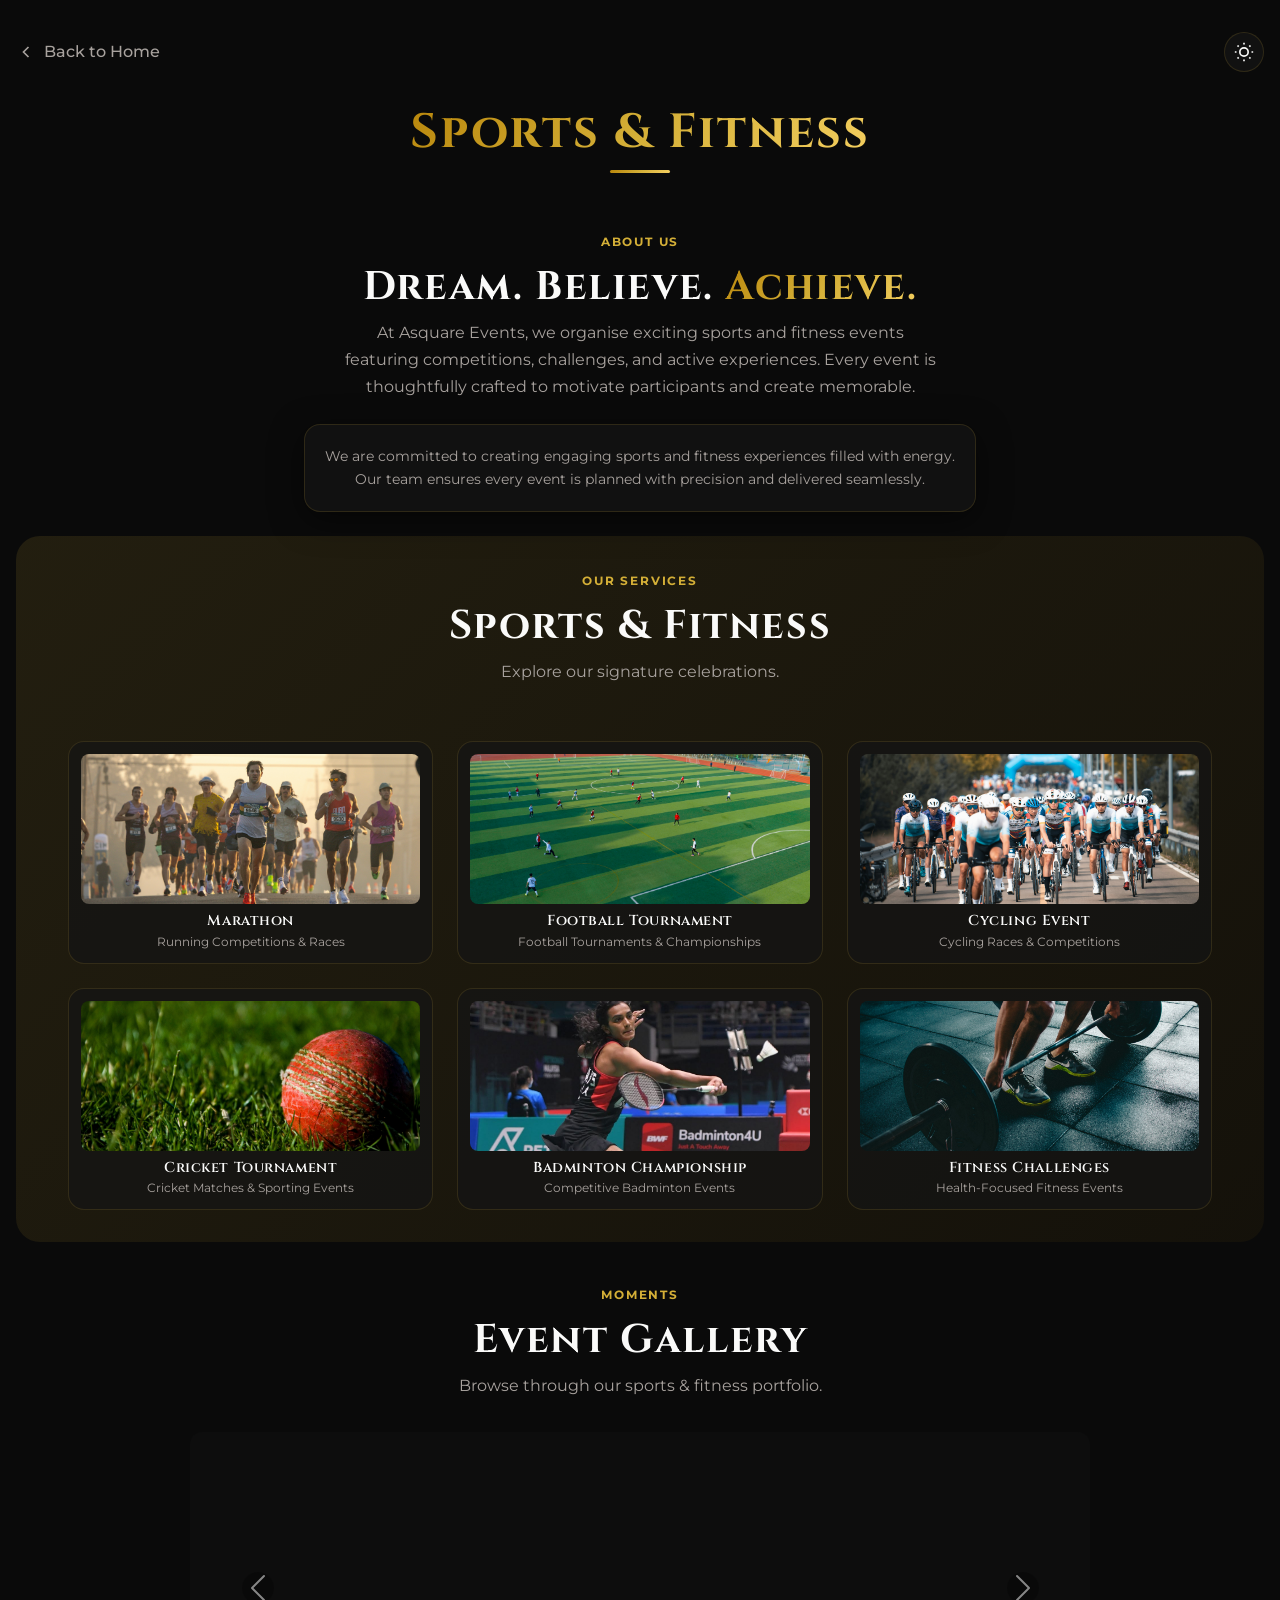
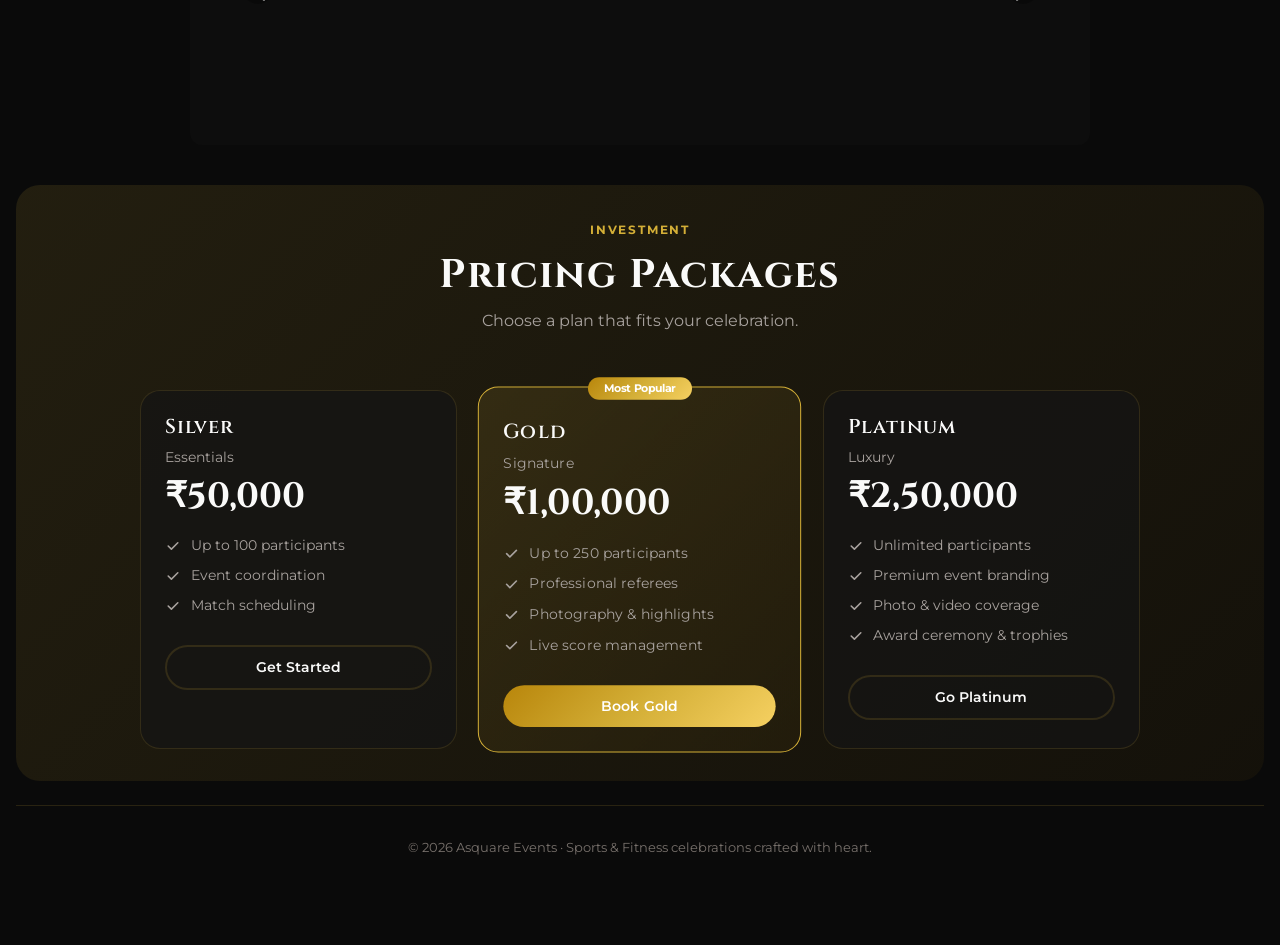
<file: sports.html>
<!DOCTYPE html>
<html lang="en">
<head>
  <meta charset="UTF-8" />
  <meta name="viewport" content="width=device-width, initial-scale=1.0" />
  <title>Sports & Fitness · Asquare</title>
  <!-- Google Fonts -->
  <link href="https://fonts.googleapis.com/css2?family=Cinzel:wght@400;500;600;700&family=Montserrat:wght@300;400;500;600;700&display=swap" rel="stylesheet" />
  <!-- Bootstrap 5 -->
  <link href="https://cdn.jsdelivr.net/npm/bootstrap@5.3.0/dist/css/bootstrap.min.css" rel="stylesheet" />
  
  <style>
    /* Simple styles - no root variables */
    body {
      font-family: 'Montserrat', system-ui, sans-serif;
      background-color: #0A0A0A;
      color: #FAFAF9;
      padding: 2rem 1rem 4rem;
    }
    
    /* Light mode */
    body.light-mode {
      background-color: #FAF9F6;
      color: #0A0A0A;
    }
    body.light-mode .glass-card {
      background: rgba(255, 255, 255, 0.9) !important;
    }
    body.light-mode .service-card {
      background: rgba(255, 255, 255, 0.9) !important;
    }
    body.light-mode .pricing-card {
      background: rgba(255, 255, 255, 0.9) !important;
    }
    body.light-mode .text-secondary-custom {
      color: #57534E !important;
    }
    body.light-mode .bg-gold-soft {
      background: rgba(212, 175, 55, 0.08) !important;
    }
    
    /* Fonts */
    .font-display {
      font-family: 'Cinzel', serif;
      letter-spacing: 0.04em;
    }
    
    /* Gold text */
    .text-gold {
      color: #D4AF37;
    }
    .text-gradient {
      background: linear-gradient(135deg, #B8860B, #D4AF37, #F5D061);
      -webkit-background-clip: text;
      -webkit-text-fill-color: transparent;
      background-clip: text;
    }
    
    /* Glass card */
    .glass-card {
      background: rgba(20, 20, 20, 0.75);
      backdrop-filter: blur(16px);
      border: 1px solid rgba(212, 175, 55, 0.15);
      box-shadow: 0 8px 32px rgba(0,0,0,0.5);
    }
    
    /* Buttons */
    .btn-gold {
      background: linear-gradient(135deg, #B8860B, #D4AF37, #F5D061);
      color: #fff;
      border: none;
      padding: 0.65rem 1.8rem;
      border-radius: 9999px;
      font-weight: 600;
      transition: all 0.3s;
      display: inline-flex;
      align-items: center;
      justify-content: center;
      text-decoration: none;
    }
    .btn-gold:hover {
      transform: translateY(-2px);
      box-shadow: 0 0 40px rgba(212, 175, 55, 0.2);
      color: #fff;
    }
    .btn-outline-gold {
      background: transparent;
      color: #FAFAF9;
      border: 2px solid rgba(212, 175, 55, 0.15);
      padding: 0.65rem 1.8rem;
      border-radius: 9999px;
      font-weight: 600;
      transition: all 0.3s;
      display: inline-flex;
      align-items: center;
      justify-content: center;
      text-decoration: none;
    }
    .btn-outline-gold:hover {
      border-color: #D4AF37;
      background: rgba(212, 175, 55, 0.08);
      color: #FAFAF9;
    }
    body.light-mode .btn-outline-gold {
      color: #0A0A0A;
    }
    
    /* Service cards - 3 per row */
    .service-card {
      background: rgba(20, 20, 20, 0.75);
      border: 1px solid rgba(212, 175, 55, 0.15);
      border-radius: 1rem;
      padding: 0.75rem;
      text-align: center;
      transition: transform 0.3s, box-shadow 0.3s;
      height: 100%;
    }
    .service-card:hover {
      transform: translateY(-4px);
      box-shadow: 0 0 40px rgba(212, 175, 55, 0.2);
    }
    .service-card img {
      width: 100%;
      height: 150px;
      object-fit: cover;
      border-radius: 0.5rem;
      margin-bottom: 0.5rem;
    }
    .service-card h5 {
      font-size: 0.9rem;
      font-weight: 600;
      margin-bottom: 0.2rem;
      font-family: 'Cinzel', serif;
    }
    .service-card p {
      font-size: 0.75rem;
      color: #A8A29E;
      margin-bottom: 0;
    }
    
    /* Pricing cards */
    .pricing-card {
      padding: 1.5rem;
      border-radius: 1.25rem;
      background: rgba(20, 20, 20, 0.75);
      border: 1px solid rgba(212, 175, 55, 0.15);
      transition: transform 0.4s, box-shadow 0.4s;
      height: 100%;
      position: relative;
    }
    .pricing-card:hover {
      transform: translateY(-6px);
      box-shadow: 0 8px 32px rgba(0,0,0,0.5);
    }
    .pricing-card.featured {
      border-color: #D4AF37;
      background: linear-gradient(135deg, rgba(212, 175, 55, 0.12), rgba(184, 134, 11, 0.06));
      transform: scale(1.02);
    }
    .pricing-card.featured:hover {
      transform: scale(1.02) translateY(-6px);
      box-shadow: 0 0 40px rgba(212, 175, 55, 0.2);
    }
    .pricing-badge {
      position: absolute;
      top: -10px;
      left: 50%;
      transform: translateX(-50%);
      padding: 0.2rem 1rem;
      background: linear-gradient(135deg, #B8860B, #D4AF37, #F5D061);
      color: #fff;
      font-size: 0.65rem;
      font-weight: 700;
      border-radius: 9999px;
    }
    .pricing-price {
      font-family: 'Cinzel', serif;
      font-size: 2.2rem;
      font-weight: 700;
      line-height: 1;
    }
    .pricing-features {
      list-style: none;
      padding: 0;
      margin-bottom: 1.5rem;
    }
    .pricing-features li {
      display: flex;
      align-items: center;
      gap: 0.6rem;
      padding: 0.3rem 0;
      color: #A8A29E;
      font-size: 0.85rem;
    }
    body.light-mode .pricing-features li {
      color: #57534E;
    }
    
    /* Gallery */
    .gallery-slide {
      display: grid;
      grid-template-columns: repeat(3, 1fr);
      gap: 0.75rem;
      padding: 0.5rem;
    }
    .gallery-item {
      aspect-ratio: 1;
      border-radius: 0.75rem;
      overflow: hidden;
      position: relative;
      cursor: pointer;
    }
    .gallery-item img {
      width: 100%;
      height: 100%;
      object-fit: cover;
      transition: transform 0.5s;
    }
    .gallery-item:hover img {
      transform: scale(1.05);
    }
    .gallery-overlay {
      position: absolute;
      inset: 0;
      background: linear-gradient(to top, rgba(10, 10, 10, 0.85) 0%, transparent 60%);
      display: flex;
      flex-direction: column;
      justify-content: flex-end;
      padding: 0.75rem;
      opacity: 0;
      transition: opacity 0.4s;
    }
    .gallery-item:hover .gallery-overlay {
      opacity: 1;
    }
    .gallery-category {
      font-size: 0.6rem;
      font-weight: 700;
      letter-spacing: 0.1em;
      text-transform: uppercase;
      color: #D4AF37;
    }
    
    /* Theme toggle */
    .theme-toggle {
      width: 40px;
      height: 40px;
      border-radius: 50%;
      display: flex;
      align-items: center;
      justify-content: center;
      background: rgba(20, 20, 20, 0.75);
      border: 1px solid rgba(212, 175, 55, 0.15);
      cursor: pointer;
      color: #FAFAF9;
      transition: all 0.3s;
    }
    .theme-toggle:hover {
      border-color: #D4AF37;
    }
    body.light-mode .theme-toggle {
      background: rgba(255, 255, 255, 0.9);
      color: #0A0A0A;
    }
    
    /* Back button */
    .back-home {
      display: inline-flex;
      align-items: center;
      gap: 0.5rem;
      color: #A8A29E;
      text-decoration: none;
      font-weight: 500;
      transition: color 0.3s;
    }
    .back-home:hover {
      color: #D4AF37;
    }
    
    /* Utilities */
    .bg-gold-soft {
      background: linear-gradient(135deg, rgba(212, 175, 55, 0.12), rgba(184, 134, 11, 0.06));
      border-radius: 1.5rem;
      padding: 2rem 1.5rem;
    }
    .gold-line {
      width: 60px;
      height: 3px;
      background: linear-gradient(135deg, #B8860B, #D4AF37, #F5D061);
      margin: 0.5rem auto;
      border-radius: 4px;
    }
    .section-label {
      font-size: 0.75rem;
      font-weight: 700;
      letter-spacing: 0.15em;
      text-transform: uppercase;
      color: #D4AF37;
    }
    .text-secondary-custom {
      color: #A8A29E;
    }
    
    /* Carousel */
    .carousel-inner {
      padding: 0.5rem;
      background: rgba(20, 20, 20, 0.3);
      border-radius: 0.75rem;
    }
    .carousel-control-prev-icon,
    .carousel-control-next-icon {
      background-color: rgba(0,0,0,0.5);
      border-radius: 50%;
      padding: 1rem;
    }
    
    @media (max-width: 768px) {
      .gallery-slide {
        grid-template-columns: repeat(2, 1fr);
      }
      .pricing-card.featured {
        transform: scale(1);
      }
      .pricing-card.featured:hover {
        transform: translateY(-6px);
      }
      .service-card img {
        height: 120px;
      }
    }
  </style>
</head>
<body>

<!-- ===== BACK + THEME TOGGLE ===== -->
<div class="d-flex flex-wrap align-items-center justify-content-between mb-4">
  <a href="#" class="back-home" onclick="history.back(); return false;">
    <svg width="20" height="20" fill="none" stroke="currentColor" stroke-width="2" viewBox="0 0 24 24"><path d="M15 18l-6-6 6-6"/></svg>
    Back to Home
  </a>
  <button class="theme-toggle" onclick="toggleTheme()" aria-label="Toggle theme">
    <svg width="20" height="20" fill="none" stroke="currentColor" stroke-width="2" viewBox="0 0 24 24"><circle cx="12" cy="12" r="5"/><path d="M12 1v2M12 21v2M4.22 4.22l1.42 1.42M18.36 18.36l1.42 1.42M1 12h2M21 12h2M4.22 19.78l1.42-1.42M18.36 5.64l1.42-1.42"/></svg>
  </button>
</div>

<!-- ===== HEADING ===== -->
<div style="text-align:center; padding:0.5rem 0 1rem;">
  <h1 class="font-display" style="font-size:clamp(2rem, 5vw, 3rem); font-weight:700;">
    <span class="text-gradient">Sports & Fitness</span>
  </h1>
  <div class="gold-line"></div>
</div>

<!-- ===== ABOUT ===== -->
<section style="padding:2rem 0 1rem;">
  <div style="max-width:56rem; margin:0 auto; text-align:center;">
    <div style="display:inline-block; font-size:0.75rem; font-weight:700; letter-spacing:0.15em; text-transform:uppercase; color:#D4AF37; margin-bottom:0.75rem;">About Us</div>
    <h2 class="font-display" style="font-size:clamp(1.8rem, 4vw, 2.5rem); font-weight:700;">Dream. Believe. <span class="text-gradient">Achieve.</span></h2>
    <p style="font-size:1rem; color:#A8A29E; max-width:600px; line-height:1.7; margin:0 auto;">
At Asquare Events, we organise exciting sports and fitness events featuring competitions, challenges, and active experiences.
Every event is thoughtfully crafted to motivate participants and create memorable.


    <div class="glass-card" style="padding:1.25rem; margin-top:1.5rem; max-width:42rem; margin-left:auto; margin-right:auto; border-radius:1rem;">
      <p style="font-size:0.9rem; line-height:1.6; color:#A8A29E; margin:0;">
We are committed to creating engaging sports and fitness experiences filled with energy.
Our team ensures every event is planned with precision and delivered seamlessly.


      </p>
    </div>
  </div>
</section>

<!-- ===== SERVICES ===== -->
<section class="bg-gold-soft" style="margin:0.5rem 0;">
  <div style="max-width:80rem; margin:0 auto; padding:0 1rem;">

    <div style="text-align:center; margin-bottom:2rem;">
      <div style="display:inline-block; font-size:0.75rem; font-weight:700; letter-spacing:0.15em; text-transform:uppercase; color:#D4AF37; margin-bottom:0.75rem;">
        Our Services
      </div>

      <h2 class="font-display" style="font-size:clamp(1.8rem, 4vw, 2.5rem); font-weight:700;">
        Sports & Fitness
      </h2>

      <p style="font-size:1rem; color:#A8A29E; max-width:600px; line-height:1.7; margin:0 auto;">
        Explore our signature celebrations.
      </p>
    </div>


    <!-- 3 Cards Per Row -->
    <div class="row g-4 justify-content-center" style="max-width:1200px; margin:0 auto;">

      <div class="col-6 col-md-4">
        <div class="service-card">
          <img src="./images/marathon.jpg" alt="Marathon" loading="lazy">
          <h5 class="font-display">Marathon</h5>
          <p>Running Competitions & Races</p>
        </div>
      </div>


      <div class="col-6 col-md-4">
        <div class="service-card">
          <img src="./images/football 2.jpg" alt="Football Tournament" loading="lazy">
          <h5 class="font-display">Football Tournament</h5>
          <p>Football Tournaments & Championships</p>
        </div>
      </div>


      <div class="col-6 col-md-4">
        <div class="service-card">
          <img src="./images/cycling 3.jpg" alt="Cycling Event" loading="lazy">
          <h5 class="font-display">Cycling Event</h5>
          <p>Cycling Races & Competitions</p>
        </div>
      </div>


      <div class="col-6 col-md-4">
        <div class="service-card">
          <img src="./images/cricket 1.jpg" alt="Cricket Tournament" loading="lazy">
          <h5 class="font-display">Cricket Tournament</h5>
          <p>Cricket Matches & Sporting Events</p>
        </div>
      </div>


      <div class="col-6 col-md-4">
        <div class="service-card">
          <img src="./images/batminton.jpg" alt="Badminton Championship" loading="lazy">
          <h5 class="font-display">Badminton Championship</h5>
          <p>Competitive Badminton Events</p>
        </div>
      </div>


      <div class="col-6 col-md-4">
        <div class="service-card">
          <img src="./images/fitness 2.jpg" alt="Fitness Challenges" loading="lazy">
          <h5 class="font-display">Fitness Challenges</h5>
          <p>Health-Focused Fitness Events</p>
        </div>
      </div>

    </div>

  </div>
</section>

<!-- ===== GALLERY CAROUSEL ===== -->
<section style="padding:2rem 0;">
  <div style="max-width:80rem; margin:0 auto; padding:0 1rem;">
    <div style="text-align:center; margin-bottom:2rem;">
      <div style="display:inline-block; font-size:0.75rem; font-weight:700; letter-spacing:0.15em; text-transform:uppercase; color:#D4AF37; margin-bottom:0.75rem;">Moments</div>
      <h2 class="font-display" style="font-size:clamp(1.8rem, 4vw, 2.5rem); font-weight:700;">Event Gallery</h2>
      <p style="font-size:1rem; color:#A8A29E; max-width:600px; line-height:1.7; margin:0 auto;">Browse through our sports & fitness portfolio.</p>
    </div>

    <div style="max-width:900px; margin:0 auto;">
      <div id="galleryCarousel" class="carousel slide" data-bs-ride="carousel">
        <div class="carousel-inner">
          <!-- Slide 1 -->
          <div class="carousel-item active">
            <div class="gallery-slide">
              <div class="gallery-item">
                <img src="./images/marathon 1.jpg" alt="Wedding" loading="lazy" />
                <div class="gallery-overlay">
                  <span class="gallery-category">Marathon</span>
                </div>
              </div>
              <div class="gallery-item">
                <img src="./images/foot ball.jpg" alt="Engagement" loading="lazy" />
                <div class="gallery-overlay">
                  <span class="gallery-category">Football</span>
                </div>
              </div>
              <div class="gallery-item">
                <img src="./images/cycling 2.jpg" alt="Birthday" loading="lazy" />
                <div class="gallery-overlay">
                  <span class="gallery-category">Cycling Event</span>
                </div>
              </div>
            </div>
          </div>
          <!-- Slide 2 -->
          <div class="carousel-item">
            <div class="gallery-slide">
              <div class="gallery-item">
                <img src="./images/cricket 2.jpg" alt="Anniversary" loading="lazy" />
                <div class="gallery-overlay">
                  <span class="gallery-category">Cricket Tournament</span>
                </div>
              </div>
              <div class="gallery-item">
                <img src="./images/batminton 2.jpg" alt="Baby Shower" loading="lazy" />
                <div class="gallery-overlay">
                  <span class="gallery-category">Badminton Championship</span>
                </div>
              </div>
              <div class="gallery-item">
                <img src="./images/fitness 3.jpg" alt="Naming" loading="lazy" />
                <div class="gallery-overlay">
                  <span class="gallery-category">Fitness Challenges</span>
                </div>
              </div>
            </div>
          </div>
          <!-- Slide 3 -->
 
        <button class="carousel-control-prev" type="button" data-bs-target="#galleryCarousel" data-bs-slide="prev">
          <span class="carousel-control-prev-icon" aria-hidden="true"></span>
          <span class="visually-hidden">Previous</span>
        </button>
        <button class="carousel-control-next" type="button" data-bs-target="#galleryCarousel" data-bs-slide="next">
          <span class="carousel-control-next-icon" aria-hidden="true"></span>
          <span class="visually-hidden">Next</span>
        </button>
      </div>
    </div>
  </div>
</section>

<!-- ===== PRICING ===== -->
<section class="bg-gold-soft" style="margin:0.5rem 0;">
  <div style="max-width:80rem; margin:0 auto; padding:0 1rem;">
    <div style="text-align:center; margin-bottom:2rem;">
      <div style="display:inline-block; font-size:0.75rem; font-weight:700; letter-spacing:0.15em; text-transform:uppercase; color:#D4AF37; margin-bottom:0.75rem;">Investment</div>
      <h2 class="font-display" style="font-size:clamp(1.8rem, 4vw, 2.5rem); font-weight:700;">Pricing Packages</h2>
      <p style="font-size:1rem; color:#A8A29E; max-width:600px; line-height:1.7; margin:0 auto;">Choose a plan that fits your celebration.</p>
    </div>

    <div class="row g-4 justify-content-center" style="max-width:64rem; margin:0 auto;">
      <!-- Silver -->
      <div class="col-md-6 col-lg-4">
        <div class="pricing-card">
          <h3 class="font-display" style="font-size:1.25rem; font-weight:600;">Silver</h3>
          <p style="font-size:0.85rem; margin-bottom:0.75rem; color:#A8A29E;">Essentials</p>
          <div class="pricing-price" style="margin-bottom:1rem;">₹50,000</div>
          <ul class="pricing-features">
            <li><svg width="16" height="16" fill="currentColor" viewBox="0 0 20 20"><path fill-rule="evenodd" d="M16.707 5.293a1 1 0 010 1.414l-8 8a1 1 0 01-1.414 0l-4-4a1 1 0 011.414-1.414L8 12.586l7.293-7.293a1 1 0 011.414 0z" clip-rule="evenodd"/></svg> Up to 100 participants</li>
            <li><svg width="16" height="16" fill="currentColor" viewBox="0 0 20 20"><path fill-rule="evenodd" d="M16.707 5.293a1 1 0 010 1.414l-8 8a1 1 0 01-1.414 0l-4-4a1 1 0 011.414-1.414L8 12.586l7.293-7.293a1 1 0 011.414 0z" clip-rule="evenodd"/></svg> Event coordination</li>
            <li><svg width="16" height="16" fill="currentColor" viewBox="0 0 20 20"><path fill-rule="evenodd" d="M16.707 5.293a1 1 0 010 1.414l-8 8a1 1 0 01-1.414 0l-4-4a1 1 0 011.414-1.414L8 12.586l7.293-7.293a1 1 0 011.414 0z" clip-rule="evenodd"/></svg> Match scheduling</li>
          </ul>
          <a href="booking.html" class="btn-outline-gold" style="width:100%; justify-content:center; font-size:0.85rem;">Get Started</a>
        </div>
      </div>

      <!-- Gold - Featured -->
      <div class="col-md-6 col-lg-4">
        <div class="pricing-card featured">
          <div class="pricing-badge">Most Popular</div>
          <h3 class="font-display" style="font-size:1.25rem; font-weight:600; margin-top:0.5rem;">Gold</h3>
          <p style="font-size:0.85rem; margin-bottom:0.75rem; color:#A8A29E;">Signature</p>
          <div class="pricing-price" style="margin-bottom:1rem;">₹1,00,000</div>
          <ul class="pricing-features">
            <li><svg width="16" height="16" fill="currentColor" viewBox="0 0 20 20"><path fill-rule="evenodd" d="M16.707 5.293a1 1 0 010 1.414l-8 8a1 1 0 01-1.414 0l-4-4a1 1 0 011.414-1.414L8 12.586l7.293-7.293a1 1 0 011.414 0z" clip-rule="evenodd"/></svg> Up to 250 participants</li>
            <li><svg width="16" height="16" fill="currentColor" viewBox="0 0 20 20"><path fill-rule="evenodd" d="M16.707 5.293a1 1 0 010 1.414l-8 8a1 1 0 01-1.414 0l-4-4a1 1 0 011.414-1.414L8 12.586l7.293-7.293a1 1 0 011.414 0z" clip-rule="evenodd"/></svg>Professional referees</li>
            <li><svg width="16" height="16" fill="currentColor" viewBox="0 0 20 20"><path fill-rule="evenodd" d="M16.707 5.293a1 1 0 010 1.414l-8 8a1 1 0 01-1.414 0l-4-4a1 1 0 011.414-1.414L8 12.586l7.293-7.293a1 1 0 011.414 0z" clip-rule="evenodd"/></svg> Photography & highlights</li>
            <li><svg width="16" height="16" fill="currentColor" viewBox="0 0 20 20"><path fill-rule="evenodd" d="M16.707 5.293a1 1 0 010 1.414l-8 8a1 1 0 01-1.414 0l-4-4a1 1 0 011.414-1.414L8 12.586l7.293-7.293a1 1 0 011.414 0z" clip-rule="evenodd"/></svg> Live score management</li>
          </ul>
          <a href="booking.html" class="btn-gold" style="width:100%; justify-content:center; font-size:0.85rem;">Book Gold</a>
        </div>
      </div>

      <!-- Platinum -->
      <div class="col-md-6 col-lg-4">
        <div class="pricing-card">
          <h3 class="font-display" style="font-size:1.25rem; font-weight:600;">Platinum</h3>
          <p style="font-size:0.85rem; margin-bottom:0.75rem; color:#A8A29E;">Luxury</p>
          <div class="pricing-price" style="margin-bottom:1rem;">₹2,50,000</div>
          <ul class="pricing-features">
            <li><svg width="16" height="16" fill="currentColor" viewBox="0 0 20 20"><path fill-rule="evenodd" d="M16.707 5.293a1 1 0 010 1.414l-8 8a1 1 0 01-1.414 0l-4-4a1 1 0 011.414-1.414L8 12.586l7.293-7.293a1 1 0 011.414 0z" clip-rule="evenodd"/></svg> Unlimited participants</li>
            <li><svg width="16" height="16" fill="currentColor" viewBox="0 0 20 20"><path fill-rule="evenodd" d="M16.707 5.293a1 1 0 010 1.414l-8 8a1 1 0 01-1.414 0l-4-4a1 1 0 011.414-1.414L8 12.586l7.293-7.293a1 1 0 011.414 0z" clip-rule="evenodd"/></svg> Premium event branding</li>
            <li><svg width="16" height="16" fill="currentColor" viewBox="0 0 20 20"><path fill-rule="evenodd" d="M16.707 5.293a1 1 0 010 1.414l-8 8a1 1 0 01-1.414 0l-4-4a1 1 0 011.414-1.414L8 12.586l7.293-7.293a1 1 0 011.414 0z" clip-rule="evenodd"/></svg> Photo & video coverage</li>
            <li><svg width="16" height="16" fill="currentColor" viewBox="0 0 20 20"><path fill-rule="evenodd" d="M16.707 5.293a1 1 0 010 1.414l-8 8a1 1 0 01-1.414 0l-4-4a1 1 0 011.414-1.414L8 12.586l7.293-7.293a1 1 0 011.414 0z" clip-rule="evenodd"/></svg> Award ceremony & trophies</li>
          </ul>
          <a href="booking.html" class="btn-outline-gold" style="width:100%; justify-content:center; font-size:0.85rem;">Go Platinum</a>
        </div>
      </div>
    </div>
  </div>
</section>

<!-- ===== FOOTER ===== -->
<footer style="text-align:center; padding:2rem 0 0.5rem; border-top:1px solid rgba(212,175,55,0.15); margin-top:1.5rem;">
  <p style="color:#78716C; font-size:0.8rem;">&copy; 2026 Asquare Events · Sports & Fitness celebrations crafted with heart.</p>
</footer>

<!-- Bootstrap JS -->
<script src="https://cdn.jsdelivr.net/npm/bootstrap@5.3.0/dist/js/bootstrap.bundle.min.js"></script>

<script>
  function applySavedTheme() {
    const isLight = localStorage.getItem('luxe-theme') === 'light';
    document.documentElement.classList.toggle('light', isLight);
    document.body.classList.toggle('light-mode', isLight);
  }

  function toggleTheme() {
    const nextIsLight = !document.documentElement.classList.contains('light');
    document.documentElement.classList.toggle('light', nextIsLight);
    document.body.classList.toggle('light-mode', nextIsLight);
    localStorage.setItem('luxe-theme', nextIsLight ? 'light' : 'dark');
  }

  applySavedTheme();
</script>

</body>
</html>
</file>
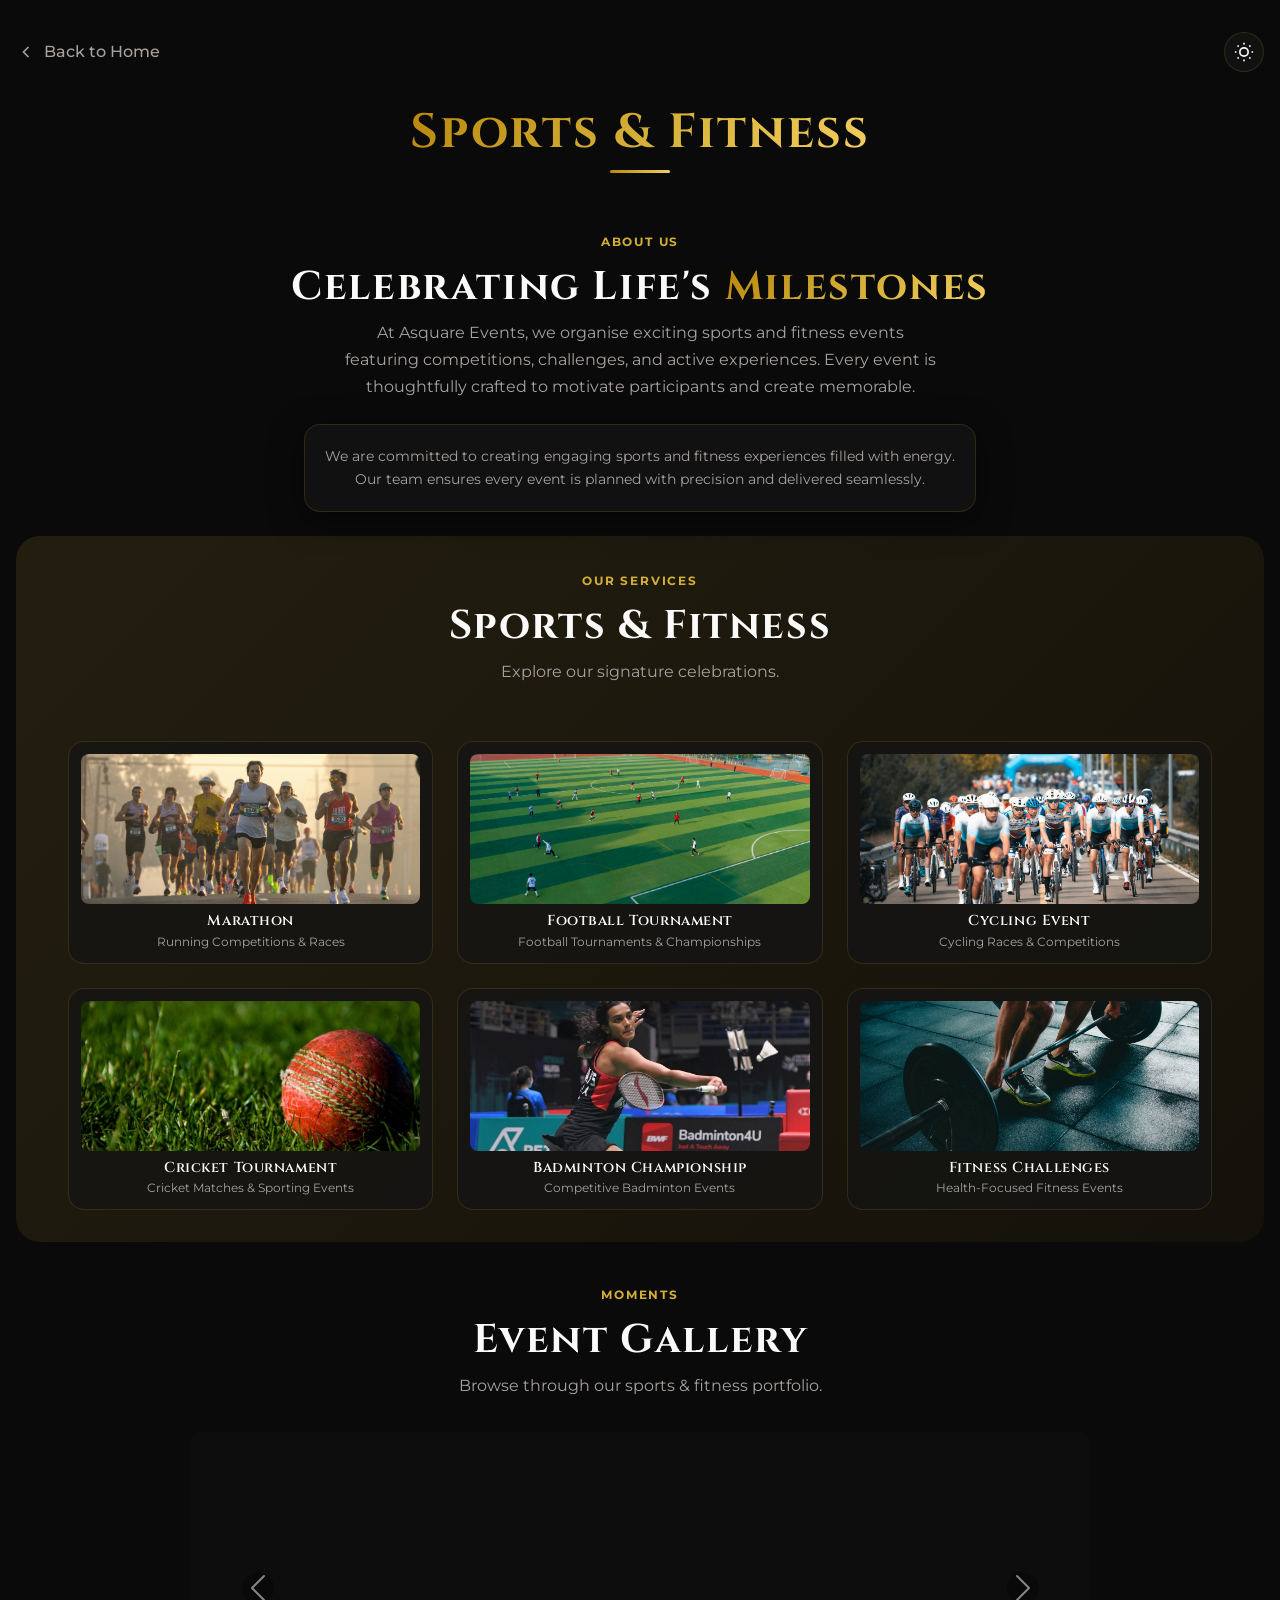
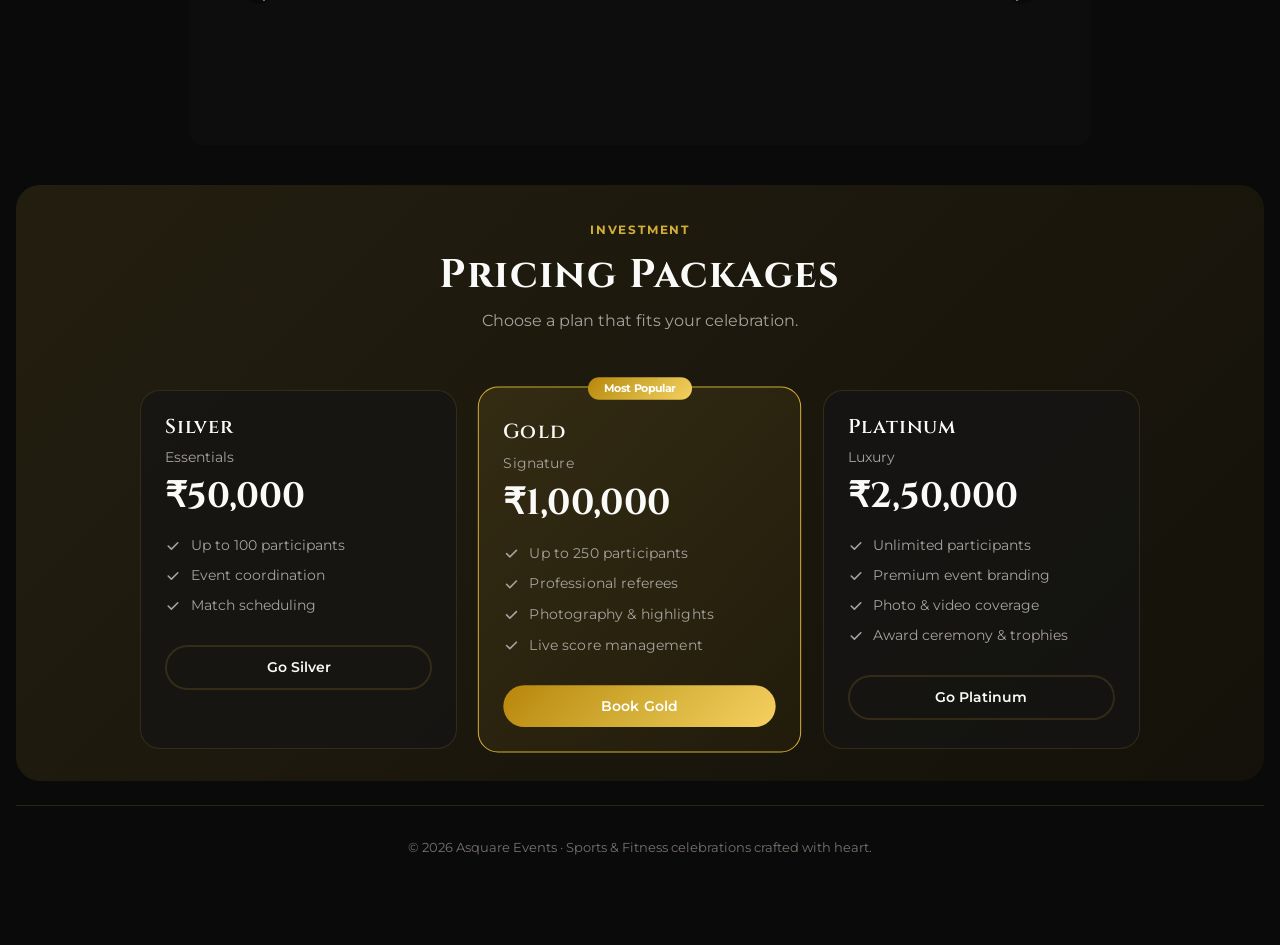
<file: images/sports.html>
<!DOCTYPE html>
<html lang="en">
<head>
  <meta charset="UTF-8" />
  <meta name="viewport" content="width=device-width, initial-scale=1.0" />
  <title>Sports & Fitness · Asquare</title>
  <!-- Google Fonts -->
  <link href="https://fonts.googleapis.com/css2?family=Cinzel:wght@400;500;600;700&family=Montserrat:wght@300;400;500;600;700&display=swap" rel="stylesheet" />
  <!-- Bootstrap 5 -->
  <link href="https://cdn.jsdelivr.net/npm/bootstrap@5.3.0/dist/css/bootstrap.min.css" rel="stylesheet" />
  
  <style>
    /* Simple styles - no root variables */
    body {
      font-family: 'Montserrat', system-ui, sans-serif;
      background-color: #0A0A0A;
      color: #FAFAF9;
      padding: 2rem 1rem 4rem;
    }
    
    /* Light mode */
    body.light-mode {
      background-color: #FAF9F6;
      color: #0A0A0A;
    }
    body.light-mode .glass-card {
      background: rgba(255, 255, 255, 0.9) !important;
    }
    body.light-mode .service-card {
      background: rgba(255, 255, 255, 0.9) !important;
    }
    body.light-mode .pricing-card {
      background: rgba(255, 255, 255, 0.9) !important;
    }
    body.light-mode .text-secondary-custom {
      color: #57534E !important;
    }
    body.light-mode .bg-gold-soft {
      background: rgba(212, 175, 55, 0.08) !important;
    }
    
    /* Fonts */
    .font-display {
      font-family: 'Cinzel', serif;
      letter-spacing: 0.04em;
    }
    
    /* Gold text */
    .text-gold {
      color: #D4AF37;
    }
    .text-gradient {
      background: linear-gradient(135deg, #B8860B, #D4AF37, #F5D061);
      -webkit-background-clip: text;
      -webkit-text-fill-color: transparent;
      background-clip: text;
    }
    
    /* Glass card */
    .glass-card {
      background: rgba(20, 20, 20, 0.75);
      backdrop-filter: blur(16px);
      border: 1px solid rgba(212, 175, 55, 0.15);
      box-shadow: 0 8px 32px rgba(0,0,0,0.5);
    }
    
    /* Buttons */
    .btn-gold {
      background: linear-gradient(135deg, #B8860B, #D4AF37, #F5D061);
      color: #fff;
      border: none;
      padding: 0.65rem 1.8rem;
      border-radius: 9999px;
      font-weight: 600;
      transition: all 0.3s;
      display: inline-flex;
      align-items: center;
      justify-content: center;
      text-decoration: none;
    }
    .btn-gold:hover {
      transform: translateY(-2px);
      box-shadow: 0 0 40px rgba(212, 175, 55, 0.2);
      color: #fff;
    }
    .btn-outline-gold {
      background: transparent;
      color: #FAFAF9;
      border: 2px solid rgba(212, 175, 55, 0.15);
      padding: 0.65rem 1.8rem;
      border-radius: 9999px;
      font-weight: 600;
      transition: all 0.3s;
      display: inline-flex;
      align-items: center;
      justify-content: center;
      text-decoration: none;
    }
    .btn-outline-gold:hover {
      border-color: #D4AF37;
      background: rgba(212, 175, 55, 0.08);
      color: #FAFAF9;
    }
    body.light-mode .btn-outline-gold {
      color: #0A0A0A;
    }
    
    /* Service cards - 3 per row */
    .service-card {
      background: rgba(20, 20, 20, 0.75);
      border: 1px solid rgba(212, 175, 55, 0.15);
      border-radius: 1rem;
      padding: 0.75rem;
      text-align: center;
      transition: transform 0.3s, box-shadow 0.3s;
      height: 100%;
    }
    .service-card:hover {
      transform: translateY(-4px);
      box-shadow: 0 0 40px rgba(212, 175, 55, 0.2);
    }
    .service-card img {
      width: 100%;
      height: 150px;
      object-fit: cover;
      border-radius: 0.5rem;
      margin-bottom: 0.5rem;
    }
    .service-card h5 {
      font-size: 0.9rem;
      font-weight: 600;
      margin-bottom: 0.2rem;
      font-family: 'Cinzel', serif;
    }
    .service-card p {
      font-size: 0.75rem;
      color: #A8A29E;
      margin-bottom: 0;
    }
    
    /* Pricing cards */
    .pricing-card {
      padding: 1.5rem;
      border-radius: 1.25rem;
      background: rgba(20, 20, 20, 0.75);
      border: 1px solid rgba(212, 175, 55, 0.15);
      transition: transform 0.4s, box-shadow 0.4s;
      height: 100%;
      position: relative;
    }
    .pricing-card:hover {
      transform: translateY(-6px);
      box-shadow: 0 8px 32px rgba(0,0,0,0.5);
    }
    .pricing-card.featured {
      border-color: #D4AF37;
      background: linear-gradient(135deg, rgba(212, 175, 55, 0.12), rgba(184, 134, 11, 0.06));
      transform: scale(1.02);
    }
    .pricing-card.featured:hover {
      transform: scale(1.02) translateY(-6px);
      box-shadow: 0 0 40px rgba(212, 175, 55, 0.2);
    }
    .pricing-badge {
      position: absolute;
      top: -10px;
      left: 50%;
      transform: translateX(-50%);
      padding: 0.2rem 1rem;
      background: linear-gradient(135deg, #B8860B, #D4AF37, #F5D061);
      color: #fff;
      font-size: 0.65rem;
      font-weight: 700;
      border-radius: 9999px;
    }
    .pricing-price {
      font-family: 'Cinzel', serif;
      font-size: 2.2rem;
      font-weight: 700;
      line-height: 1;
    }
    .pricing-features {
      list-style: none;
      padding: 0;
      margin-bottom: 1.5rem;
    }
    .pricing-features li {
      display: flex;
      align-items: center;
      gap: 0.6rem;
      padding: 0.3rem 0;
      color: #A8A29E;
      font-size: 0.85rem;
    }
    body.light-mode .pricing-features li {
      color: #57534E;
    }
    
    /* Gallery */
    .gallery-slide {
      display: grid;
      grid-template-columns: repeat(3, 1fr);
      gap: 0.75rem;
      padding: 0.5rem;
    }
    .gallery-item {
      aspect-ratio: 1;
      border-radius: 0.75rem;
      overflow: hidden;
      position: relative;
      cursor: pointer;
    }
    .gallery-item img {
      width: 100%;
      height: 100%;
      object-fit: cover;
      transition: transform 0.5s;
    }
    .gallery-item:hover img {
      transform: scale(1.05);
    }
    .gallery-overlay {
      position: absolute;
      inset: 0;
      background: linear-gradient(to top, rgba(10, 10, 10, 0.85) 0%, transparent 60%);
      display: flex;
      flex-direction: column;
      justify-content: flex-end;
      padding: 0.75rem;
      opacity: 0;
      transition: opacity 0.4s;
    }
    .gallery-item:hover .gallery-overlay {
      opacity: 1;
    }
    .gallery-category {
      font-size: 0.6rem;
      font-weight: 700;
      letter-spacing: 0.1em;
      text-transform: uppercase;
      color: #D4AF37;
    }
    
    /* Theme toggle */
    .theme-toggle {
      width: 40px;
      height: 40px;
      border-radius: 50%;
      display: flex;
      align-items: center;
      justify-content: center;
      background: rgba(20, 20, 20, 0.75);
      border: 1px solid rgba(212, 175, 55, 0.15);
      cursor: pointer;
      color: #FAFAF9;
      transition: all 0.3s;
    }
    .theme-toggle:hover {
      border-color: #D4AF37;
    }
    body.light-mode .theme-toggle {
      background: rgba(255, 255, 255, 0.9);
      color: #0A0A0A;
    }
    
    /* Back button */
    .back-home {
      display: inline-flex;
      align-items: center;
      gap: 0.5rem;
      color: #A8A29E;
      text-decoration: none;
      font-weight: 500;
      transition: color 0.3s;
    }
    .back-home:hover {
      color: #D4AF37;
    }
    
    /* Utilities */
    .bg-gold-soft {
      background: linear-gradient(135deg, rgba(212, 175, 55, 0.12), rgba(184, 134, 11, 0.06));
      border-radius: 1.5rem;
      padding: 2rem 1.5rem;
    }
    .gold-line {
      width: 60px;
      height: 3px;
      background: linear-gradient(135deg, #B8860B, #D4AF37, #F5D061);
      margin: 0.5rem auto;
      border-radius: 4px;
    }
    .section-label {
      font-size: 0.75rem;
      font-weight: 700;
      letter-spacing: 0.15em;
      text-transform: uppercase;
      color: #D4AF37;
    }
    .text-secondary-custom {
      color: #A8A29E;
    }
    
    /* Carousel */
    .carousel-inner {
      padding: 0.5rem;
      background: rgba(20, 20, 20, 0.3);
      border-radius: 0.75rem;
    }
    .carousel-control-prev-icon,
    .carousel-control-next-icon {
      background-color: rgba(0,0,0,0.5);
      border-radius: 50%;
      padding: 1rem;
    }
    
    @media (max-width: 768px) {
      .gallery-slide {
        grid-template-columns: repeat(2, 1fr);
      }
      .pricing-card.featured {
        transform: scale(1);
      }
      .pricing-card.featured:hover {
        transform: translateY(-6px);
      }
      .service-card img {
        height: 120px;
      }
    }
  </style>
</head>
<body>

<!-- ===== BACK + THEME TOGGLE ===== -->
<div class="d-flex flex-wrap align-items-center justify-content-between mb-4">
  <a href="#" class="back-home" onclick="history.back(); return false;">
    <svg width="20" height="20" fill="none" stroke="currentColor" stroke-width="2" viewBox="0 0 24 24"><path d="M15 18l-6-6 6-6"/></svg>
    Back to Home
  </a>
  <button class="theme-toggle" onclick="document.body.classList.toggle('light-mode')" aria-label="Toggle theme">
    <svg width="20" height="20" fill="none" stroke="currentColor" stroke-width="2" viewBox="0 0 24 24"><circle cx="12" cy="12" r="5"/><path d="M12 1v2M12 21v2M4.22 4.22l1.42 1.42M18.36 18.36l1.42 1.42M1 12h2M21 12h2M4.22 19.78l1.42-1.42M18.36 5.64l1.42-1.42"/></svg>
  </button>
</div>

<!-- ===== HEADING ===== -->
<div style="text-align:center; padding:0.5rem 0 1rem;">
  <h1 class="font-display" style="font-size:clamp(2rem, 5vw, 3rem); font-weight:700;">
    <span class="text-gradient">Sports & Fitness</span>
  </h1>
  <div class="gold-line"></div>
</div>

<!-- ===== ABOUT ===== -->
<section style="padding:2rem 0 1rem;">
  <div style="max-width:56rem; margin:0 auto; text-align:center;">
    <div style="display:inline-block; font-size:0.75rem; font-weight:700; letter-spacing:0.15em; text-transform:uppercase; color:#D4AF37; margin-bottom:0.75rem;">About Us</div>
    <h2 class="font-display" style="font-size:clamp(1.8rem, 4vw, 2.5rem); font-weight:700;">Celebrating Life's <span class="text-gradient">Milestones</span></h2>
    <p style="font-size:1rem; color:#A8A29E; max-width:600px; line-height:1.7; margin:0 auto;">
At Asquare Events, we organise exciting sports and fitness events featuring competitions, challenges, and active experiences.
Every event is thoughtfully crafted to motivate participants and create memorable.


    <div class="glass-card" style="padding:1.25rem; margin-top:1.5rem; max-width:42rem; margin-left:auto; margin-right:auto; border-radius:1rem;">
      <p style="font-size:0.9rem; line-height:1.6; color:#A8A29E; margin:0;">
We are committed to creating engaging sports and fitness experiences filled with energy.
Our team ensures every event is planned with precision and delivered seamlessly.


      </p>
    </div>
  </div>
</section>

<!-- ===== SERVICES ===== -->
<section class="bg-gold-soft" style="margin:0.5rem 0;">
  <div style="max-width:80rem; margin:0 auto; padding:0 1rem;">

    <div style="text-align:center; margin-bottom:2rem;">
      <div style="display:inline-block; font-size:0.75rem; font-weight:700; letter-spacing:0.15em; text-transform:uppercase; color:#D4AF37; margin-bottom:0.75rem;">
        Our Services
      </div>

      <h2 class="font-display" style="font-size:clamp(1.8rem, 4vw, 2.5rem); font-weight:700;">
        Sports & Fitness
      </h2>

      <p style="font-size:1rem; color:#A8A29E; max-width:600px; line-height:1.7; margin:0 auto;">
        Explore our signature celebrations.
      </p>
    </div>


    <!-- 3 Cards Per Row -->
    <div class="row g-4 justify-content-center" style="max-width:1200px; margin:0 auto;">

      <div class="col-6 col-md-4">
        <div class="service-card">
          <img src="./marathon.jpg" alt="Marathon" loading="lazy">
          <h5 class="font-display">Marathon</h5>
          <p>Running Competitions & Races</p>
        </div>
      </div>


      <div class="col-6 col-md-4">
        <div class="service-card">
          <img src="./football 2.jpg" alt="Football Tournament" loading="lazy">
          <h5 class="font-display">Football Tournament</h5>
          <p>Football Tournaments & Championships</p>
        </div>
      </div>


      <div class="col-6 col-md-4">
        <div class="service-card">
          <img src="./cycling 3.jpg" alt="Cycling Event" loading="lazy">
          <h5 class="font-display">Cycling Event</h5>
          <p>Cycling Races & Competitions</p>
        </div>
      </div>


      <div class="col-6 col-md-4">
        <div class="service-card">
          <img src="./cricket 1.jpg" alt="Cricket Tournament" loading="lazy">
          <h5 class="font-display">Cricket Tournament</h5>
          <p>Cricket Matches & Sporting Events</p>
        </div>
      </div>


      <div class="col-6 col-md-4">
        <div class="service-card">
          <img src="./batminton.jpg" alt="Badminton Championship" loading="lazy">
          <h5 class="font-display">Badminton Championship</h5>
          <p>Competitive Badminton Events</p>
        </div>
      </div>


      <div class="col-6 col-md-4">
        <div class="service-card">
          <img src="./fitness 2.jpg" alt="Fitness Challenges" loading="lazy">
          <h5 class="font-display">Fitness Challenges</h5>
          <p>Health-Focused Fitness Events</p>
        </div>
      </div>

    </div>

  </div>
</section>

<!-- ===== GALLERY CAROUSEL ===== -->
<section style="padding:2rem 0;">
  <div style="max-width:80rem; margin:0 auto; padding:0 1rem;">
    <div style="text-align:center; margin-bottom:2rem;">
      <div style="display:inline-block; font-size:0.75rem; font-weight:700; letter-spacing:0.15em; text-transform:uppercase; color:#D4AF37; margin-bottom:0.75rem;">Moments</div>
      <h2 class="font-display" style="font-size:clamp(1.8rem, 4vw, 2.5rem); font-weight:700;">Event Gallery</h2>
      <p style="font-size:1rem; color:#A8A29E; max-width:600px; line-height:1.7; margin:0 auto;">Browse through our sports & fitness portfolio.</p>
    </div>

    <div style="max-width:900px; margin:0 auto;">
      <div id="galleryCarousel" class="carousel slide" data-bs-ride="carousel">
        <div class="carousel-inner">
          <!-- Slide 1 -->
          <div class="carousel-item active">
            <div class="gallery-slide">
              <div class="gallery-item">
                <img src="./marathon 1.jpg" alt="Wedding" loading="lazy" />
                <div class="gallery-overlay">
                  <span class="gallery-category">Marathon</span>
                </div>
              </div>
              <div class="gallery-item">
                <img src="./foot ball.jpg" alt="Engagement" loading="lazy" />
                <div class="gallery-overlay">
                  <span class="gallery-category">Football</span>
                </div>
              </div>
              <div class="gallery-item">
                <img src="./cycling 2.jpg" alt="Birthday" loading="lazy" />
                <div class="gallery-overlay">
                  <span class="gallery-category">Cycling Event</span>
                </div>
              </div>
            </div>
          </div>
          <!-- Slide 2 -->
          <div class="carousel-item">
            <div class="gallery-slide">
              <div class="gallery-item">
                <img src="./cricket 2.jpg" alt="Anniversary" loading="lazy" />
                <div class="gallery-overlay">
                  <span class="gallery-category">Cricket Tournament</span>
                </div>
              </div>
              <div class="gallery-item">
                <img src="./batminton 2.jpg" alt="Baby Shower" loading="lazy" />
                <div class="gallery-overlay">
                  <span class="gallery-category">Badminton Championship</span>
                </div>
              </div>
              <div class="gallery-item">
                <img src="./fitness 3.jpg" alt="Naming" loading="lazy" />
                <div class="gallery-overlay">
                  <span class="gallery-category">Fitness Challenges</span>
                </div>
              </div>
            </div>
          </div>
          <!-- Slide 3 -->
 
        <button class="carousel-control-prev" type="button" data-bs-target="#galleryCarousel" data-bs-slide="prev">
          <span class="carousel-control-prev-icon" aria-hidden="true"></span>
          <span class="visually-hidden">Previous</span>
        </button>
        <button class="carousel-control-next" type="button" data-bs-target="#galleryCarousel" data-bs-slide="next">
          <span class="carousel-control-next-icon" aria-hidden="true"></span>
          <span class="visually-hidden">Next</span>
        </button>
      </div>
    </div>
  </div>
</section>

<!-- ===== PRICING ===== -->
<section class="bg-gold-soft" style="margin:0.5rem 0;">
  <div style="max-width:80rem; margin:0 auto; padding:0 1rem;">
    <div style="text-align:center; margin-bottom:2rem;">
      <div style="display:inline-block; font-size:0.75rem; font-weight:700; letter-spacing:0.15em; text-transform:uppercase; color:#D4AF37; margin-bottom:0.75rem;">Investment</div>
      <h2 class="font-display" style="font-size:clamp(1.8rem, 4vw, 2.5rem); font-weight:700;">Pricing Packages</h2>
      <p style="font-size:1rem; color:#A8A29E; max-width:600px; line-height:1.7; margin:0 auto;">Choose a plan that fits your celebration.</p>
    </div>

    <div class="row g-4 justify-content-center" style="max-width:64rem; margin:0 auto;">
      <!-- Silver -->
      <div class="col-md-6 col-lg-4">
        <div class="pricing-card">
          <h3 class="font-display" style="font-size:1.25rem; font-weight:600;">Silver</h3>
          <p style="font-size:0.85rem; margin-bottom:0.75rem; color:#A8A29E;">Essentials</p>
          <div class="pricing-price" style="margin-bottom:1rem;">₹50,000</div>
          <ul class="pricing-features">
            <li><svg width="16" height="16" fill="currentColor" viewBox="0 0 20 20"><path fill-rule="evenodd" d="M16.707 5.293a1 1 0 010 1.414l-8 8a1 1 0 01-1.414 0l-4-4a1 1 0 011.414-1.414L8 12.586l7.293-7.293a1 1 0 011.414 0z" clip-rule="evenodd"/></svg> Up to 100 participants</li>
            <li><svg width="16" height="16" fill="currentColor" viewBox="0 0 20 20"><path fill-rule="evenodd" d="M16.707 5.293a1 1 0 010 1.414l-8 8a1 1 0 01-1.414 0l-4-4a1 1 0 011.414-1.414L8 12.586l7.293-7.293a1 1 0 011.414 0z" clip-rule="evenodd"/></svg> Event coordination</li>
            <li><svg width="16" height="16" fill="currentColor" viewBox="0 0 20 20"><path fill-rule="evenodd" d="M16.707 5.293a1 1 0 010 1.414l-8 8a1 1 0 01-1.414 0l-4-4a1 1 0 011.414-1.414L8 12.586l7.293-7.293a1 1 0 011.414 0z" clip-rule="evenodd"/></svg> Match scheduling</li>
          </ul>
          <a href="#" class="btn-outline-gold" style="width:100%; justify-content:center; font-size:0.85rem;">Go Silver</a>
        </div>
      </div>

      <!-- Gold - Featured -->
      <div class="col-md-6 col-lg-4">
        <div class="pricing-card featured">
          <div class="pricing-badge">Most Popular</div>
          <h3 class="font-display" style="font-size:1.25rem; font-weight:600; margin-top:0.5rem;">Gold</h3>
          <p style="font-size:0.85rem; margin-bottom:0.75rem; color:#A8A29E;">Signature</p>
          <div class="pricing-price" style="margin-bottom:1rem;">₹1,00,000</div>
          <ul class="pricing-features">
            <li><svg width="16" height="16" fill="currentColor" viewBox="0 0 20 20"><path fill-rule="evenodd" d="M16.707 5.293a1 1 0 010 1.414l-8 8a1 1 0 01-1.414 0l-4-4a1 1 0 011.414-1.414L8 12.586l7.293-7.293a1 1 0 011.414 0z" clip-rule="evenodd"/></svg> Up to 250 participants</li>
            <li><svg width="16" height="16" fill="currentColor" viewBox="0 0 20 20"><path fill-rule="evenodd" d="M16.707 5.293a1 1 0 010 1.414l-8 8a1 1 0 01-1.414 0l-4-4a1 1 0 011.414-1.414L8 12.586l7.293-7.293a1 1 0 011.414 0z" clip-rule="evenodd"/></svg>Professional referees</li>
            <li><svg width="16" height="16" fill="currentColor" viewBox="0 0 20 20"><path fill-rule="evenodd" d="M16.707 5.293a1 1 0 010 1.414l-8 8a1 1 0 01-1.414 0l-4-4a1 1 0 011.414-1.414L8 12.586l7.293-7.293a1 1 0 011.414 0z" clip-rule="evenodd"/></svg> Photography & highlights</li>
            <li><svg width="16" height="16" fill="currentColor" viewBox="0 0 20 20"><path fill-rule="evenodd" d="M16.707 5.293a1 1 0 010 1.414l-8 8a1 1 0 01-1.414 0l-4-4a1 1 0 011.414-1.414L8 12.586l7.293-7.293a1 1 0 011.414 0z" clip-rule="evenodd"/></svg> Live score management</li>
          </ul>
          <a href="#" class="btn-gold" style="width:100%; justify-content:center; font-size:0.85rem;">Book Gold</a>
        </div>
      </div>

      <!-- Platinum -->
      <div class="col-md-6 col-lg-4">
        <div class="pricing-card">
          <h3 class="font-display" style="font-size:1.25rem; font-weight:600;">Platinum</h3>
          <p style="font-size:0.85rem; margin-bottom:0.75rem; color:#A8A29E;">Luxury</p>
          <div class="pricing-price" style="margin-bottom:1rem;">₹2,50,000</div>
          <ul class="pricing-features">
            <li><svg width="16" height="16" fill="currentColor" viewBox="0 0 20 20"><path fill-rule="evenodd" d="M16.707 5.293a1 1 0 010 1.414l-8 8a1 1 0 01-1.414 0l-4-4a1 1 0 011.414-1.414L8 12.586l7.293-7.293a1 1 0 011.414 0z" clip-rule="evenodd"/></svg> Unlimited participants</li>
            <li><svg width="16" height="16" fill="currentColor" viewBox="0 0 20 20"><path fill-rule="evenodd" d="M16.707 5.293a1 1 0 010 1.414l-8 8a1 1 0 01-1.414 0l-4-4a1 1 0 011.414-1.414L8 12.586l7.293-7.293a1 1 0 011.414 0z" clip-rule="evenodd"/></svg> Premium event branding</li>
            <li><svg width="16" height="16" fill="currentColor" viewBox="0 0 20 20"><path fill-rule="evenodd" d="M16.707 5.293a1 1 0 010 1.414l-8 8a1 1 0 01-1.414 0l-4-4a1 1 0 011.414-1.414L8 12.586l7.293-7.293a1 1 0 011.414 0z" clip-rule="evenodd"/></svg> Photo & video coverage</li>
            <li><svg width="16" height="16" fill="currentColor" viewBox="0 0 20 20"><path fill-rule="evenodd" d="M16.707 5.293a1 1 0 010 1.414l-8 8a1 1 0 01-1.414 0l-4-4a1 1 0 011.414-1.414L8 12.586l7.293-7.293a1 1 0 011.414 0z" clip-rule="evenodd"/></svg> Award ceremony & trophies</li>
          </ul>
          <a href="#" class="btn-outline-gold" style="width:100%; justify-content:center; font-size:0.85rem;">Go Platinum</a>
        </div>
      </div>
    </div>
  </div>
</section>

<!-- ===== FOOTER ===== -->
<footer style="text-align:center; padding:2rem 0 0.5rem; border-top:1px solid rgba(212,175,55,0.15); margin-top:1.5rem;">
  <p style="color:#78716C; font-size:0.8rem;">&copy; 2026 Asquare Events · Sports & Fitness celebrations crafted with heart.</p>
</footer>

<!-- Bootstrap JS -->
<script src="https://cdn.jsdelivr.net/npm/bootstrap@5.3.0/dist/js/bootstrap.bundle.min.js"></script>

</body>
</html>
</file>
